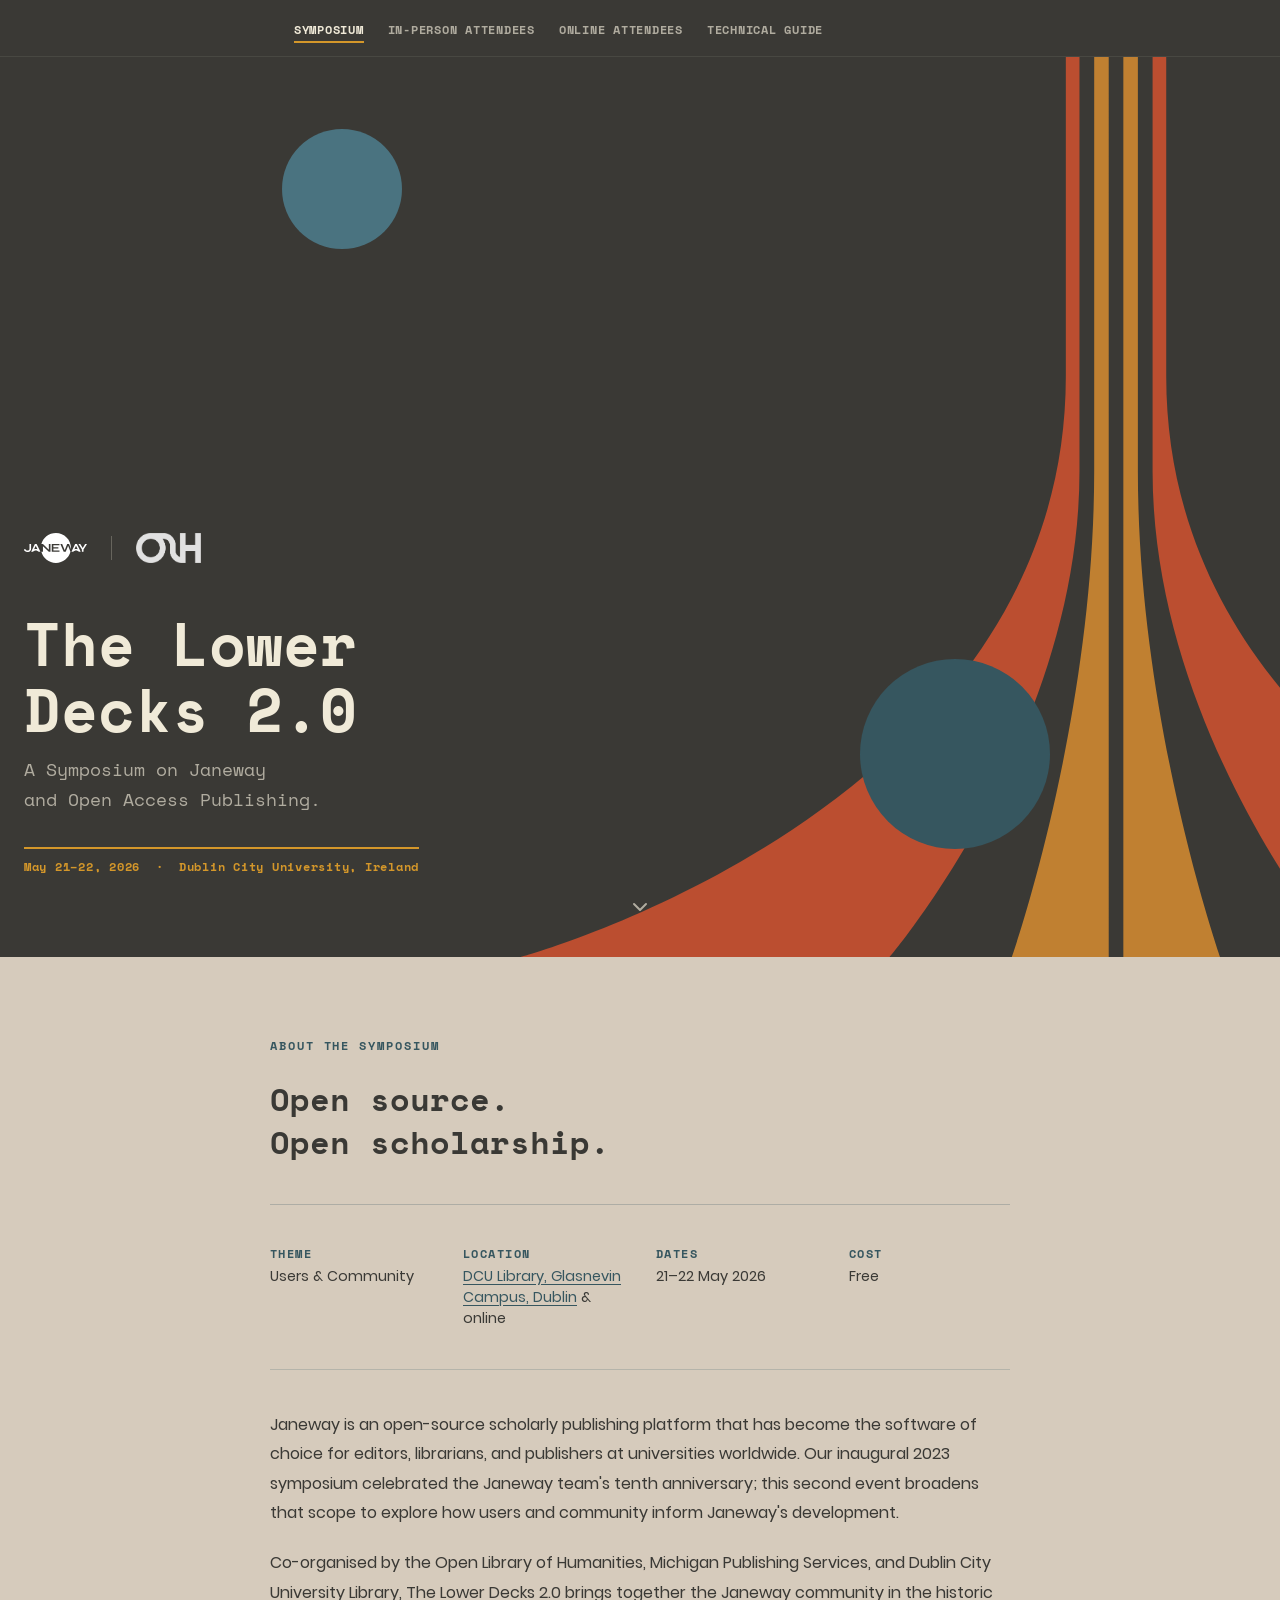
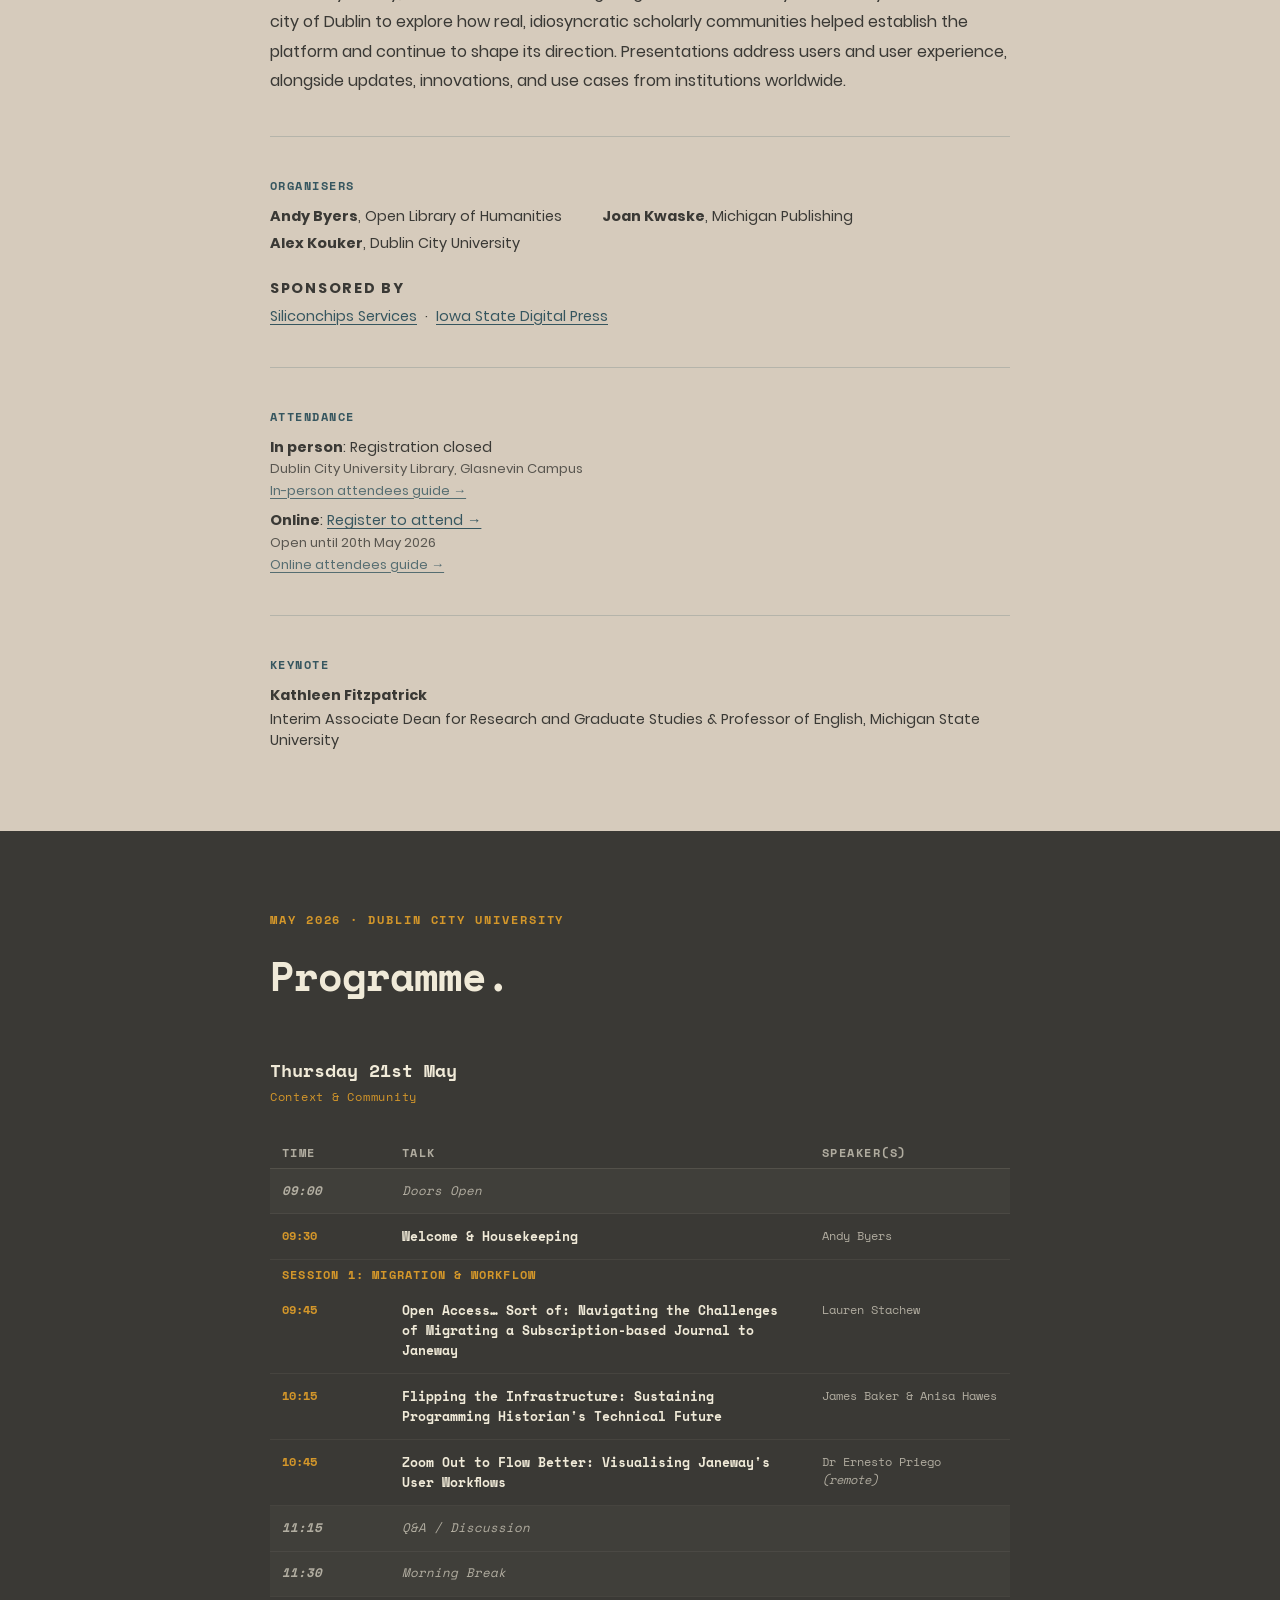
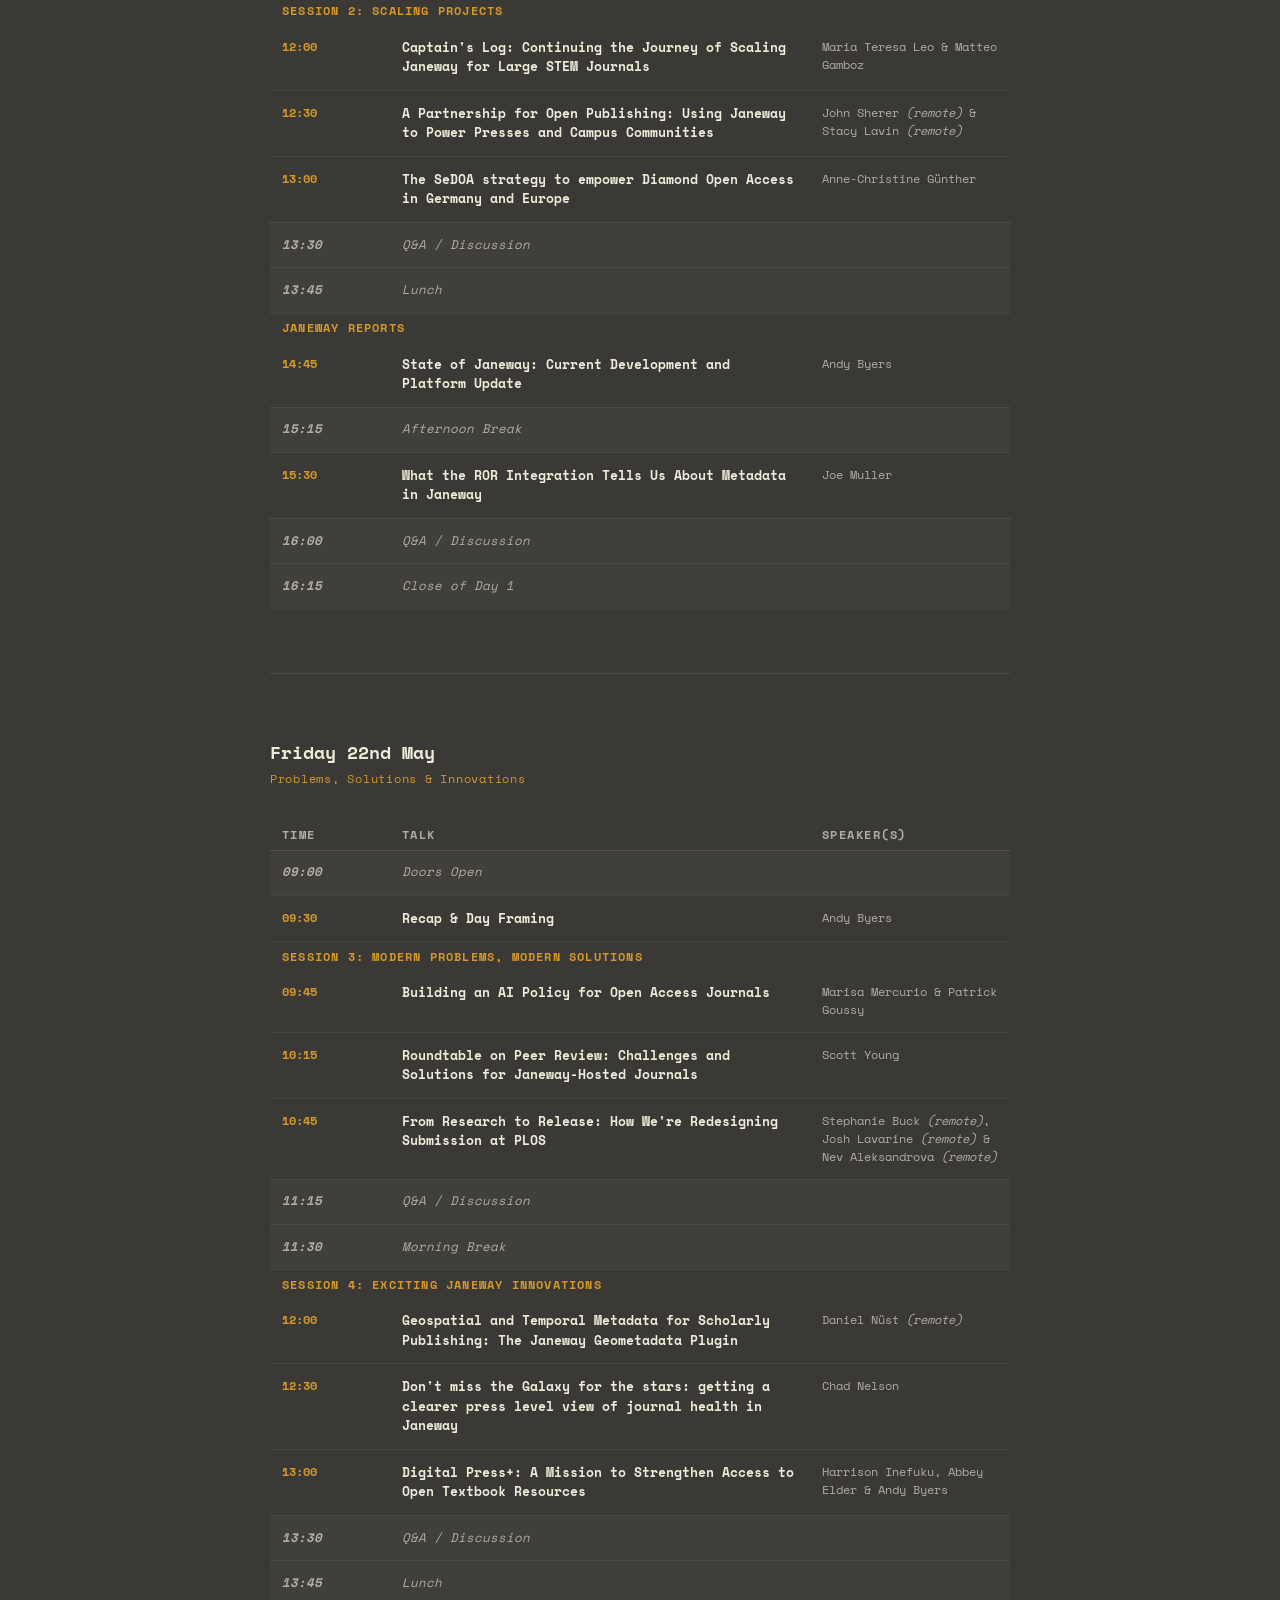
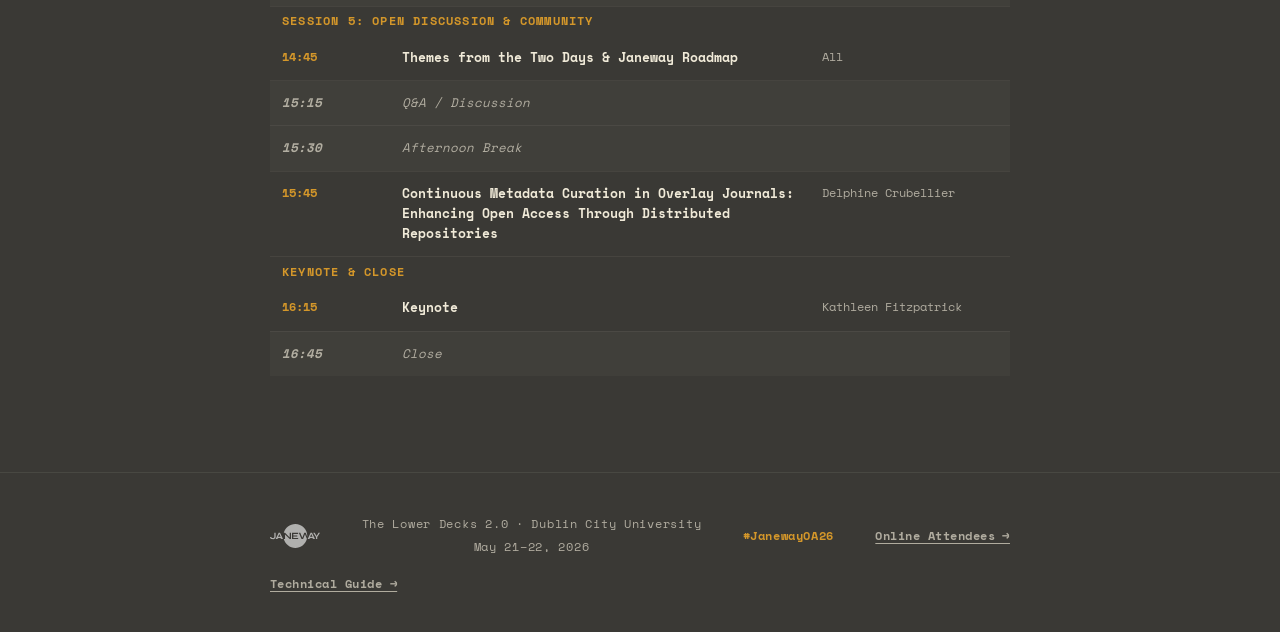
<file: index.html>
<!DOCTYPE html>
<html lang="en">
<head>
  <meta charset="UTF-8">
  <meta name="viewport" content="width=device-width, initial-scale=1.0">
  <title>The Lower Decks 2.0: A Symposium on Janeway and Open Access Publishing</title>
  <meta name="description" content="A two-day symposium on Janeway and Open Access Publishing at Dublin City University, May 21–22 2026.">
  <link rel="stylesheet" href="static/style.css">
</head>
<body>

<a href="#main" class="skip">Skip to main content</a>

<nav class="site-nav" aria-label="Site">
  <ul class="site-nav-inner">
    <li><a href="index.html" aria-current="page">Symposium</a></li>
    <li><a href="in-person-attendees.html">In-Person Attendees</a></li>
    <li><a href="online-attendees.html">Online Attendees</a></li>
    <li><a href="technical-guide.html">Technical Guide</a></li>
  </ul>
</nav>

<main id="main">

  <section class="hero" aria-labelledby="hero-title">

    <div class="hero-bg" aria-hidden="true">
      <img class="road" src="static/rainbow-road.svg" alt="">
      <div class="c1"></div>
      <div class="c2"></div>
    </div>

    <div class="hero-content">
      <div class="hero-logos">
        <img src="static/Janeway_RGB Logo - White.svg" alt="Janeway">
        <div class="hero-logos-sep" aria-hidden="true"></div>
        <img src="static/OLH_RGB Symbol - White.png" alt="Open Library of Humanities" class="hero-olh-logo">
      </div>
      <h1 id="hero-title">The Lower<br>Decks 2.0</h1>
      <p class="hero-sub">
        A Symposium on Janeway<br>
        and Open Access Publishing.
      </p>
      <p class="hero-date">
        May 21–22, 2026 &nbsp;·&nbsp; Dublin City University, Ireland
      </p>
    </div>
    <a href="#about" class="scroll-down" aria-label="Scroll down">
      <svg width="24" height="24" viewBox="0 0 24 24" fill="none" aria-hidden="true">
        <path d="M6 9l6 6 6-6" stroke="currentColor" stroke-width="2" stroke-linecap="round" stroke-linejoin="round"/>
      </svg>
    </a>
  </section>

  <section id="about" class="about" aria-labelledby="about-title">
    <div class="about-inner">
      <p class="section-label" aria-hidden="true">About the symposium</p>
      <h2 id="about-title" class="about-lede">
        Open source.<br>Open scholarship.
      </h2>

      <dl class="about-meta">
        <div class="about-meta-item">
          <dt>Theme</dt>
          <dd>Users &amp; Community</dd>
        </div>
        <div class="about-meta-item">
          <dt>Location</dt>
          <dd><a href="https://maps.app.goo.gl/iTMjwrUuxVxLgYqVA" target="_blank" rel="noopener noreferrer">DCU Library, Glasnevin Campus, Dublin</a> &amp; online</dd>
        </div>
        <div class="about-meta-item">
          <dt>Dates</dt>
          <dd>21–22 May 2026</dd>
        </div>
        <div class="about-meta-item">
          <dt>Cost</dt>
          <dd>Free</dd>
        </div>
      </dl>

      <div class="about-body">
        <p>Janeway is an open-source scholarly publishing platform that has become the software of choice for editors, librarians, and publishers at universities worldwide. Our inaugural 2023 symposium celebrated the Janeway team's tenth anniversary; this second event broadens that scope to explore how users and community inform Janeway's development.</p>
        <p>Co-organised by the Open Library of Humanities, Michigan Publishing Services, and Dublin City University Library, The Lower Decks 2.0 brings together the Janeway community in the historic city of Dublin to explore how real, idiosyncratic scholarly communities helped establish the platform and continue to shape its direction. Presentations address users and user experience, alongside updates, innovations, and use cases from institutions worldwide.</p>
      </div>

      <div class="about-organisers">
        <p class="about-organisers-label">Organisers</p>
        <ul>
          <li><strong>Andy Byers</strong>, Open Library of Humanities</li>
          <li><strong>Joan Kwaske</strong>, Michigan Publishing</li>
          <li><strong>Alex Kouker</strong>, Dublin City University</li>
        </ul>
      </div>

      <div class="about-sponsor">
        <p class="about-sponsor-label">Sponsored by</p>
        <p>
          <a href="https://www.siliconchips-services.com/" target="_blank" rel="noopener noreferrer">Siliconchips Services</a>
          &nbsp;·&nbsp;
          <a href="https://www.iastatedigitalpress.com/" target="_blank" rel="noopener noreferrer">Iowa State Digital Press</a>
        </p>
      </div>

      <div class="about-register">
        <p class="about-register-label">Attendance</p>
        <ul>
          <li>
            <strong>In person</strong>: Registration closed
            <span>Dublin City University Library, Glasnevin Campus</span>
            <span><a href="in-person-attendees.html">In-person attendees guide →</a></span>
          </li>
          <li>
            <strong>Online</strong>: <a href="https://forms.office.com/e/bLPrfwFKKk" target="_blank" rel="noopener noreferrer">Register to attend →</a>
            <span>Open until 20th May 2026</span>
            <span><a href="online-attendees.html">Online attendees guide →</a></span>
          </li>
        </ul>
      </div>

      <div class="about-keynote">
        <p class="about-keynote-label">Keynote</p>
        <p class="about-keynote-name">Kathleen Fitzpatrick</p>
        <p class="about-keynote-role">Interim Associate Dean for Research and Graduate Studies &amp; Professor of English, Michigan State University</p>
      </div>


    </div>
  </section>

<section id="programme" class="programme" aria-labelledby="prog-title">
    <div class="programme-inner">
      <p class="section-label">May 2026 · Dublin City University</p>
      <h2 id="prog-title">Programme.</h2>

      <div class="day">
        <h3>Thursday 21st May</h3>
        <p class="day-theme">Context &amp; Community</p>
        <div class="sched-scroll">
          <table class="sched" aria-label="Day 1 schedule">
            <colgroup>
              <col class="c-time">
              <col>
              <col class="c-speaker">
            </colgroup>
            <thead>
              <tr>
                <th scope="col">Time</th>
                <th scope="col">Talk</th>
                <th scope="col">Speaker(s)</th>
              </tr>
            </thead>
            <tbody>
              <tr class="gap">
                <td class="t">09:00</td>
                <td>Doors Open</td>
                <td></td>
              </tr>
              <tr>
                <td class="t">09:30</td>
                <td class="ev">Welcome &amp; Housekeeping</td>
                <td class="sp">Andy Byers</td>
              </tr>
              <tr class="session-hdr"><th scope="row" colspan="3">Session 1: Migration &amp; Workflow</th></tr>
              <tr>
                <td class="t">09:45</td>
                <td class="ev">Open Access… Sort of: Navigating the Challenges of Migrating a Subscription-based Journal to Janeway</td>
                <td class="sp">Lauren Stachew</td>
              </tr>
              <tr>
                <td class="t">10:15</td>
                <td class="ev">Flipping the Infrastructure: Sustaining Programming Historian's Technical Future</td>
                <td class="sp">James Baker &amp; Anisa Hawes</td>
              </tr>
              <tr>
                <td class="t">10:45</td>
                <td class="ev">Zoom Out to Flow Better: Visualising Janeway's User Workflows</td>
                <td class="sp">Dr Ernesto Priego <em aria-label="presenting remotely">(remote)</em></td>
              </tr>
              <tr class="gap">
                <td class="t">11:15</td>
                <td>Q&amp;A / Discussion</td>
                <td></td>
              </tr>
              <tr class="gap">
                <td class="t">11:30</td>
                <td>Morning Break</td>
                <td></td>
              </tr>
              <tr class="session-hdr"><th scope="row" colspan="3">Session 2: Scaling Projects</th></tr>
              <tr>
                <td class="t">12:00</td>
                <td class="ev">Captain's Log: Continuing the Journey of Scaling Janeway for Large STEM Journals</td>
                <td class="sp">Maria Teresa Leo &amp; Matteo Gamboz</td>
              </tr>
              <tr>
                <td class="t">12:30</td>
                <td class="ev">A Partnership for Open Publishing: Using Janeway to Power Presses and Campus Communities</td>
                <td class="sp">John Sherer <em aria-label="presenting remotely">(remote)</em> &amp; Stacy Lavin <em aria-label="presenting remotely">(remote)</em></td>
              </tr>
              <tr>
                <td class="t">13:00</td>
                <td class="ev">The SeDOA strategy to empower Diamond Open Access in Germany and Europe</td>
                <td class="sp">Anne-Christine Günther</td>
              </tr>
              <tr class="gap">
                <td class="t">13:30</td>
                <td>Q&amp;A / Discussion</td>
                <td></td>
              </tr>
              <tr class="gap">
                <td class="t">13:45</td>
                <td>Lunch</td>
                <td></td>
              </tr>
              <tr class="session-hdr"><th scope="row" colspan="3">Janeway Reports</th></tr>
              <tr>
                <td class="t">14:45</td>
                <td class="ev">State of Janeway: Current Development and Platform Update</td>
                <td class="sp">Andy Byers</td>
              </tr>
              <tr class="gap">
                <td class="t">15:15</td>
                <td>Afternoon Break</td>
                <td></td>
              </tr>
              <tr>
                <td class="t">15:30</td>
                <td class="ev">What the ROR Integration Tells Us About Metadata in Janeway</td>
                <td class="sp">Joe Muller</td>
              </tr>
              <tr class="gap">
                <td class="t">16:00</td>
                <td>Q&amp;A / Discussion</td>
                <td></td>
              </tr>
              <tr class="gap">
                <td class="t">16:15</td>
                <td>Close of Day 1</td>
                <td></td>
              </tr>
            </tbody>
          </table>
        </div>
      </div>

      <div class="day">
        <h3>Friday 22nd May</h3>
        <p class="day-theme">Problems, Solutions &amp; Innovations</p>
        <div class="sched-scroll">
          <table class="sched" aria-label="Day 2 schedule">
            <colgroup>
              <col class="c-time">
              <col>
              <col class="c-speaker">
            </colgroup>
            <thead>
              <tr>
                <th scope="col">Time</th>
                <th scope="col">Talk</th>
                <th scope="col">Speaker(s)</th>
              </tr>
            </thead>
            <tbody>
              <tr class="gap">
                <td class="t">09:00</td>
                <td>Doors Open</td>
                <td></td>
              </tr>
              <tr>
                <td class="t">09:30</td>
                <td class="ev">Recap &amp; Day Framing</td>
                <td class="sp">Andy Byers</td>
              </tr>
              <tr class="session-hdr"><th scope="row" colspan="3">Session 3: Modern Problems, Modern Solutions</th></tr>
              <tr>
                <td class="t">09:45</td>
                <td class="ev">Building an AI Policy for Open Access Journals</td>
                <td class="sp">Marisa Mercurio &amp; Patrick Goussy</td>
              </tr>
              <tr>
                <td class="t">10:15</td>
                <td class="ev">Roundtable on Peer Review: Challenges and Solutions for Janeway-Hosted Journals</td>
                <td class="sp">Scott Young</td>
              </tr>
              <tr>
                <td class="t">10:45</td>
                <td class="ev">From Research to Release: How We're Redesigning Submission at PLOS</td>
                <td class="sp">Stephanie Buck <em aria-label="presenting remotely">(remote)</em>, Josh Lavarine <em aria-label="presenting remotely">(remote)</em> &amp; Nev Aleksandrova <em aria-label="presenting remotely">(remote)</em></td>
              </tr>
              <tr class="gap">
                <td class="t">11:15</td>
                <td>Q&amp;A / Discussion</td>
                <td></td>
              </tr>
              <tr class="gap">
                <td class="t">11:30</td>
                <td>Morning Break</td>
                <td></td>
              </tr>
              <tr class="session-hdr"><th scope="row" colspan="3">Session 4: Exciting Janeway Innovations</th></tr>
              <tr>
                <td class="t">12:00</td>
                <td class="ev">Geospatial and Temporal Metadata for Scholarly Publishing: The Janeway Geometadata Plugin</td>
                <td class="sp">Daniel Nüst <em aria-label="presenting remotely">(remote)</em></td>
              </tr>
              <tr>
                <td class="t">12:30</td>
                <td class="ev">Don't miss the Galaxy for the stars: getting a clearer press level view of journal health in Janeway</td>
                <td class="sp">Chad Nelson</td>
              </tr>
              <tr>
                <td class="t">13:00</td>
                <td class="ev">Digital Press+: A Mission to Strengthen Access to Open Textbook Resources</td>
                <td class="sp">Harrison Inefuku, Abbey Elder &amp; Andy Byers</td>
              </tr>
              <tr class="gap">
                <td class="t">13:30</td>
                <td>Q&amp;A / Discussion</td>
                <td></td>
              </tr>
              <tr class="gap">
                <td class="t">13:45</td>
                <td>Lunch</td>
                <td></td>
              </tr>
              <tr class="session-hdr"><th scope="row" colspan="3">Session 5: Open Discussion &amp; Community</th></tr>
              <tr>
                <td class="t">14:45</td>
                <td class="ev">Themes from the Two Days &amp; Janeway Roadmap</td>
                <td class="sp">All</td>
              </tr>
              <tr class="gap">
                <td class="t">15:15</td>
                <td>Q&amp;A / Discussion</td>
                <td></td>
              </tr>
              <tr class="gap">
                <td class="t">15:30</td>
                <td>Afternoon Break</td>
                <td></td>
              </tr>
              <tr>
                <td class="t">15:45</td>
                <td class="ev">Continuous Metadata Curation in Overlay Journals: Enhancing Open Access Through Distributed Repositories</td>
                <td class="sp">Delphine Crubellier</td>
              </tr>
              <tr class="session-hdr"><th scope="row" colspan="3">Keynote &amp; Close</th></tr>
              <tr>
                <td class="t">16:15</td>
                <td class="ev">Keynote</td>
                <td class="sp">Kathleen Fitzpatrick</td>
              </tr>
              <tr class="gap">
                <td class="t">16:45</td>
                <td>Close</td>
                <td></td>
              </tr>
            </tbody>
          </table>
        </div>
      </div>

    </div>
  </section>

</main>

<footer class="footer">
  <div class="footer-inner">
    <img src="static/Janeway_RGB Logo - White.svg" alt="Janeway">
    <div class="footer-info">
      The Lower Decks 2.0 · Dublin City University<br>May 21–22, 2026
    </div>
    <div class="footer-tag">#JanewayOA26</div>
    <a href="online-attendees.html" class="footer-guide">Online Attendees →</a>
    <a href="technical-guide.html" class="footer-guide">Technical Guide →</a>
  </div>
</footer>

</body>
</html>
</file>
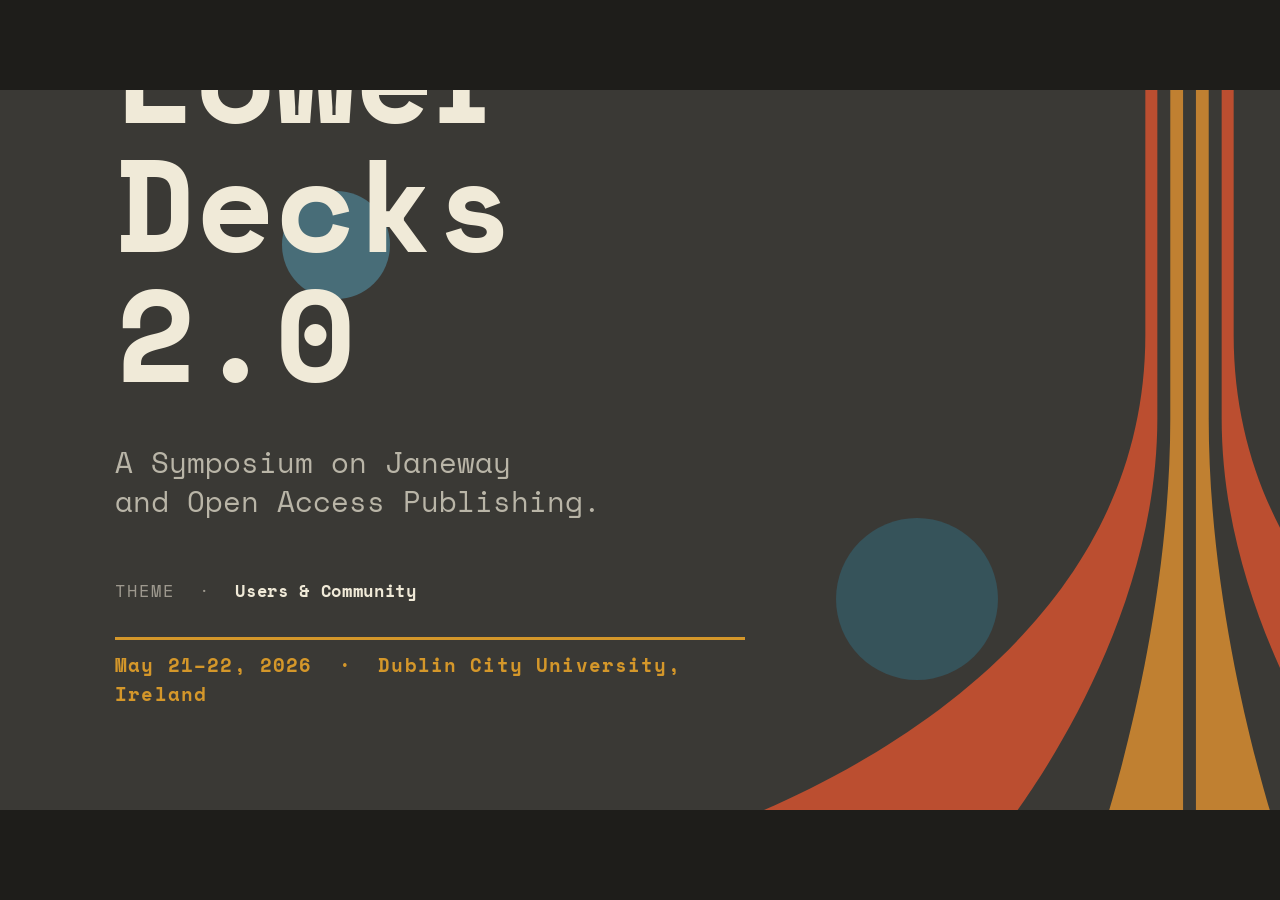
<file: holding-slides.html>
<!DOCTYPE html>
<html lang="en">
<head>
  <meta charset="UTF-8">
  <meta name="viewport" content="width=device-width, initial-scale=1.0">
  <title>The Lower Decks 2.0: Holding Slides</title>
  <link rel="stylesheet" href="static/style.css">
  <style>
    /* ─── Slideshow chrome ───────────────────────────────── */
    html, body {
      width: 100%;
      height: 100%;
      margin: 0;
      padding: 0;
      overflow: hidden;
      background: #1e1d1a;
    }
    body {
      display: flex;
      align-items: center;
      justify-content: center;
    }

    .deck {
      position: relative;
      width: 100vw;
      height: 100vh;
    }

    /* Each slide is a 16:9 canvas that scales to fit the viewport
       while preserving aspect ratio. Design tokens reference 1920x1080. */
    .slide {
      position: absolute;
      inset: 0;
      display: none;
      align-items: center;
      justify-content: center;
      overflow: hidden;
    }
    .slide.is-active { display: flex; }

    .slide-frame {
      position: relative;
      width: 100vw;
      height: 56.25vw;          /* 16:9 by width */
      max-height: 100vh;
      max-width: 177.78vh;      /* 16:9 by height */
      overflow: hidden;
      background: var(--dark);
      /* Use vmin so type and spacing scale together */
      font-size: clamp(12px, 1.3vmin, 24px);
    }

    /* ── Slide 1: Hero (holding) ── */
    .slide-hero {
      position: relative;
      width: 100%;
      height: 100%;
      padding: 8% 9%;
      display: flex;
      flex-direction: column;
      justify-content: flex-end;
      color: var(--white);
      overflow: hidden;
    }

    .slide-hero-bg {
      position: absolute;
      inset: 0;
      pointer-events: none;
    }
    .slide-hero-bg .road {
      position: absolute;
      top: -5%;
      left: 52%;
      height: 110%;
      width: auto;
    }
    .slide-hero-bg .c1 {
      position: absolute;
      width: 12vmin;
      height: 12vmin;
      border-radius: 50%;
      background: var(--teal-md, #4a7380);
      top: 14%;
      left: 22%;
      opacity: .9;
    }
    .slide-hero-bg .c2 {
      position: absolute;
      width: 18vmin;
      height: 18vmin;
      border-radius: 50%;
      background: var(--teal, #36565f);
      bottom: 18%;
      right: 22%;
      opacity: .9;
    }

    .slide-hero-content {
      position: relative;
      z-index: 2;
      max-width: 60%;
    }

    .slide-logos {
      display: flex;
      align-items: center;
      gap: 2.4em;
      margin-bottom: 5em;
    }
    .slide-logos img { height: 4.6em; }
    .slide-logos-sep {
      width: 1px;
      height: 3.6em;
      background: rgba(240,234,216,.25);
    }

    .slide-title {
      font-family: 'Space Mono', monospace;
      font-weight: 700;
      font-size: 11em;
      line-height: .98;
      letter-spacing: -.01em;
      color: var(--white);
      margin: 0 0 .35em 0;
    }
    .slide-sub {
      font-family: 'Space Mono', monospace;
      font-size: 2.4em;
      line-height: 1.35;
      color: rgba(240,234,216,.7);
      margin: 0 0 2em 0;
    }
    .slide-date {
      font-family: 'Space Mono', monospace;
      font-size: 1.6em;
      font-weight: 700;
      letter-spacing: .06em;
      color: var(--gold);
      border-top: 3px solid var(--gold);
      padding-top: .5em;
      display: inline-block;
    }

    /* ── Slide 2: Sponsors ── */
    .slide-sponsors {
      position: relative;
      width: 100%;
      height: 100%;
      padding: 6% 9% 8%;
      display: flex;
      flex-direction: column;
      color: var(--white);
      background: var(--dark);
    }

    .slide-sponsors-head {
      display: flex;
      align-items: center;
      gap: 2.4em;
      margin-bottom: 0;
    }
    .slide-sponsors-head img { height: 3.6em; }
    .slide-sponsors-head .slide-logos-sep { height: 2.8em; }
    .slide-sponsors-event {
      font-family: 'Space Mono', monospace;
      font-size: 1.4em;
      letter-spacing: .12em;
      text-transform: uppercase;
      color: rgba(240,234,216,.55);
      margin-left: auto;
    }

    .slide-sponsors-body {
      flex: 1;
      display: flex;
      flex-direction: column;
      align-items: center;
      justify-content: center;
      text-align: center;
      gap: 3em;
    }
    .slide-sponsors-block {
      display: flex;
      flex-direction: column;
      align-items: center;
      gap: 1.5em;
    }

    .slide-sponsors-label {
      font-family: 'Space Mono', monospace;
      font-size: 1.6em;
      font-weight: 700;
      letter-spacing: .2em;
      text-transform: uppercase;
      color: var(--gold);
      border-top: 3px solid var(--gold);
      padding-top: .5em;
      display: inline-block;
      margin: 0;
    }

    .slide-sponsors-grid {
      display: grid;
      grid-template-columns: 1fr 1fr;
      gap: 8em;
      width: 90%;
      align-items: center;
      justify-items: center;
    }
    .slide-sponsor {
      display: flex;
      flex-direction: column;
      align-items: center;
      gap: 1.6em;
      color: var(--white);
    }
    .slide-sponsor img {
      width: 100%;
      max-width: 34em;
      max-height: 14em;
      height: auto;
      object-fit: contain;
    }
    .slide-sponsor-fallback {
      font-family: 'Space Mono', monospace;
      font-size: 3.4em;
      font-weight: 700;
      line-height: 1.15;
      letter-spacing: .02em;
      color: var(--white);
    }
    .slide-sponsor-fallback small {
      display: block;
      font-size: .35em;
      font-weight: 400;
      letter-spacing: .2em;
      text-transform: uppercase;
      color: rgba(240,234,216,.45);
      margin-top: 1em;
    }

    .slide-sponsors-foot {
      font-family: 'Space Mono', monospace;
      font-size: 1.4em;
      letter-spacing: .08em;
      color: rgba(240,234,216,.55);
      text-align: center;
    }
    .slide-sponsors-foot strong {
      color: var(--gold);
      font-weight: 700;
    }

    /* ── Slide 3: Housekeeping + Discord ── */
    .slide-housekeeping {
      position: relative;
      width: 100%;
      height: 100%;
      padding: 6% 9% 8%;
      display: flex;
      flex-direction: column;
      color: var(--white);
      background: var(--dark);
    }
    .slide-hk-body {
      flex: 1;
      display: grid;
      grid-template-columns: 1fr 1fr;
      gap: 8em;
      align-items: center;
      padding: 2em 0;
    }
    .slide-hk-discord {
      display: flex;
      flex-direction: column;
      align-items: flex-start;
    }
    .slide-hk-discord .slide-sponsors-label { margin-bottom: 1em; }
    .slide-hk-url {
      font-family: 'Space Mono', monospace;
      font-size: 3.2em;
      font-weight: 700;
      line-height: 1.05;
      color: var(--white);
      margin: 0 0 .8em 0;
      white-space: nowrap;
    }
    .slide-hk-qr {
      background: var(--white);
      padding: 1em;
      border-radius: 4px;
      display: inline-flex;
    }
    .slide-hk-qr img {
      width: 14em;
      height: 14em;
      display: block;
    }
    .slide-hk-url-sub {
      font-family: 'Space Mono', monospace;
      font-size: 1.4em;
      letter-spacing: .04em;
      color: rgba(240,234,216,.6);
      margin: 1em 0 0 0;
    }
    .slide-hk-url-sub strong {
      color: var(--gold);
      font-weight: 700;
    }
    .slide-hk-info {
      display: flex;
      flex-direction: column;
      align-items: flex-start;
    }
    .slide-hk-info .slide-sponsors-label { margin-bottom: 1.5em; }
    .slide-hk-list {
      list-style: none;
      padding: 0;
      margin: 0;
      display: flex;
      flex-direction: column;
      gap: 1.6em;
    }
    .slide-hk-list li {
      font-family: 'Space Mono', monospace;
      font-size: 1.8em;
      line-height: 1.3;
    }
    .slide-hk-list strong {
      color: var(--white);
      font-weight: 700;
    }
    .slide-hk-list span {
      color: rgba(240,234,216,.6);
      font-size: .85em;
    }
    .hk-tag {
      color: var(--gold) !important;
      font-weight: 700;
    }

    /* ── Slides 4 & 5: Day programmes ── */
    .slide-programme {
      position: relative;
      width: 100%;
      height: 100%;
      padding: 6% 9% 8%;
      display: flex;
      flex-direction: column;
      color: var(--white);
      background: var(--dark);
    }
    .slide-prog-body {
      flex: 1;
      display: flex;
      flex-direction: column;
      justify-content: center;
      gap: 2.5em;
    }
    .slide-prog-head {
      display: flex;
      flex-direction: column;
      align-items: flex-start;
      gap: 1em;
    }
    .slide-prog-title {
      font-family: 'Space Mono', monospace;
      font-size: 5em;
      font-weight: 700;
      line-height: 1.05;
      color: var(--white);
      margin: 0;
    }
    .slide-prog-list {
      list-style: none;
      padding: 0;
      margin: 0;
      display: grid;
      grid-template-columns: 1fr 1fr;
      column-gap: 4em;
      row-gap: 1em;
    }
    .slide-prog-list li {
      display: flex;
      align-items: baseline;
      gap: 1.6em;
      font-family: 'Space Mono', monospace;
      font-size: 1.6em;
      line-height: 1.2;
      padding: .4em 0;
      border-top: 1px solid rgba(240,234,216,.08);
    }
    .slide-prog-list .t {
      color: var(--gold);
      font-weight: 700;
      letter-spacing: .04em;
      flex: 0 0 auto;
      min-width: 4em;
    }
    .slide-prog-list .e {
      color: rgba(240,234,216,.85);
    }
    .slide-prog-list .slide-prog-keynote,
    .slide-prog-list .slide-prog-social {
      border-top: 2px solid var(--gold);
      padding-top: .6em;
    }
    .slide-prog-list .slide-prog-keynote .e,
    .slide-prog-list .slide-prog-social .e {
      color: var(--white);
      font-weight: 700;
    }

    /* ── Slide 1: Theme tag ── */
    .slide-theme {
      font-family: 'Space Mono', monospace;
      font-size: 1.4em;
      letter-spacing: .12em;
      text-transform: uppercase;
      color: rgba(240,234,216,.55);
      margin: 0 0 2em 0;
    }
    .slide-theme strong {
      color: var(--white);
      font-weight: 700;
      letter-spacing: .04em;
      text-transform: none;
    }

    /* ── Slide 2: Co-organisers block ── */
    .slide-coorg-block {
      display: flex;
      flex-direction: column;
      align-items: center;
      gap: 1em;
      margin: 0;
    }
    .slide-coorg-list {
      display: flex;
      flex-wrap: wrap;
      align-items: baseline;
      justify-content: center;
      gap: 1.2em;
      font-family: 'Space Mono', monospace;
      font-size: 2em;
      font-weight: 700;
      line-height: 1.25;
      color: var(--white);
      text-align: center;
    }
    .slide-coorg-sep {
      color: var(--gold);
      font-weight: 400;
    }

    /* ── Slide 6: T-Shirt Contest ── */
    .slide-contest {
      position: relative;
      width: 100%;
      height: 100%;
      padding: 6% 9% 8%;
      display: flex;
      flex-direction: column;
      color: var(--white);
      background: var(--dark);
    }
    .slide-contest-body {
      flex: 1;
      display: flex;
      flex-direction: column;
      justify-content: center;
      align-items: flex-start;
      gap: 1.2em;
    }
    .slide-contest-title {
      font-family: 'Space Mono', monospace;
      font-size: 5.6em;
      font-weight: 700;
      line-height: 1;
      color: var(--white);
      margin: 0;
    }
    .slide-contest-lede {
      font-family: 'Space Mono', monospace;
      font-size: 1.8em;
      line-height: 1.4;
      color: rgba(240,234,216,.7);
      margin: 0 0 1.5em 0;
    }
    .slide-contest-cats {
      display: grid;
      grid-template-columns: 1fr 1fr;
      gap: 4em;
      width: 100%;
    }
    .slide-contest-cat {
      border-top: 2px solid var(--gold);
      padding-top: 1.2em;
    }
    .slide-contest-cat-title {
      font-family: 'Space Mono', monospace;
      font-size: 2em;
      font-weight: 700;
      color: var(--white);
      margin: 0 0 .6em 0;
      line-height: 1.2;
    }
    .slide-contest-cat-desc {
      font-family: 'Space Mono', monospace;
      font-size: 1.4em;
      line-height: 1.5;
      color: rgba(240,234,216,.65);
      margin: 0;
    }

    /* ── Slide controls ── */
    .slide-controls {
      position: fixed;
      bottom: 1.2rem;
      right: 1.2rem;
      display: flex;
      align-items: center;
      gap: .75rem;
      font-family: 'Space Mono', monospace;
      font-size: .8rem;
      color: rgba(240,234,216,.55);
      z-index: 50;
      opacity: 0;
      transition: opacity .25s ease;
    }
    .deck:hover .slide-controls,
    .slide-controls:focus-within { opacity: 1; }
    .slide-controls button {
      background: rgba(240,234,216,.08);
      color: var(--white);
      border: 1px solid rgba(240,234,216,.2);
      font: inherit;
      padding: .4rem .7rem;
      cursor: pointer;
      border-radius: 2px;
    }
    .slide-controls button:hover { background: rgba(240,234,216,.16); }
    .slide-counter {
      letter-spacing: .12em;
      text-transform: uppercase;
    }
  </style>
</head>
<body>

<div class="deck" id="deck">

  <!-- ─── Slide 1: Holding (hero) ─────────────────────────── -->
  <section class="slide is-active" data-slide="1" aria-label="Holding slide">
    <div class="slide-frame">
      <div class="slide-hero">
        <div class="slide-hero-bg" aria-hidden="true">
          <img class="road" src="static/rainbow-road.svg" alt="">
          <div class="c1"></div>
          <div class="c2"></div>
        </div>
        <div class="slide-hero-content">
          <div class="slide-logos">
            <img src="static/Janeway_RGB Logo - White.svg" alt="Janeway">
            <div class="slide-logos-sep" aria-hidden="true"></div>
            <img src="static/OLH_RGB Symbol - White.png" alt="Open Library of Humanities">
          </div>
          <h1 class="slide-title">The Lower<br>Decks 2.0</h1>
          <p class="slide-sub">
            A Symposium on Janeway<br>
            and Open Access Publishing.
          </p>
          <p class="slide-theme">Theme &nbsp;·&nbsp; <strong>Users &amp; Community</strong></p>
          <p class="slide-date">
            May 21–22, 2026 &nbsp;·&nbsp; Dublin City University, Ireland
          </p>
        </div>
      </div>
    </div>
  </section>

  <!-- ─── Slide 2: Sponsors ──────────────────────────────── -->
  <section class="slide" data-slide="2" aria-label="Sponsors slide">
    <div class="slide-frame">
      <div class="slide-sponsors">
        <div class="slide-sponsors-head">
          <img src="static/Janeway_RGB Logo - White.svg" alt="Janeway">
          <div class="slide-logos-sep" aria-hidden="true"></div>
          <img src="static/OLH_RGB Symbol - White.png" alt="Open Library of Humanities">
          <span class="slide-sponsors-event">The Lower Decks 2.0 &nbsp;·&nbsp; May 21–22, 2026</span>
        </div>

        <div class="slide-sponsors-body">
          <div class="slide-sponsors-block">
            <span class="slide-sponsors-label">Sponsored by</span>
            <div class="slide-sponsors-grid">
              <div class="slide-sponsor">
                <!-- If logo is missing, the fallback wordmark renders. -->
                <img src="static/siliconchips-services-logo.png" alt="Siliconchips Services"
                     onerror="this.style.display='none';this.nextElementSibling.style.display='block'">
                <div class="slide-sponsor-fallback" style="display:none">
                  Siliconchips<br>Services
                  <small>siliconchips-services.com</small>
                </div>
              </div>
              <div class="slide-sponsor">
                <img src="static/iastate-digital-press-logo.svg" alt="Iowa State Digital Press"
                     onerror="this.style.display='none';this.nextElementSibling.style.display='block'">
                <div class="slide-sponsor-fallback" style="display:none">
                  Iowa State<br>Digital Press
                  <small>iastatedigitalpress.com</small>
                </div>
              </div>
            </div>
          </div>

          <div class="slide-coorg-block">
            <span class="slide-sponsors-label">Co-organised by</span>
            <div class="slide-coorg-list">
              <span>Open Library of Humanities</span>
              <span class="slide-coorg-sep" aria-hidden="true">·</span>
              <span>Michigan Publishing Services</span>
              <span class="slide-coorg-sep" aria-hidden="true">·</span>
              <span>Dublin City University Library</span>
            </div>
          </div>
        </div>

        <p class="slide-sponsors-foot">
          With thanks to our sponsors &nbsp;·&nbsp; <strong>#JanewayOA26</strong>
        </p>
      </div>
    </div>
  </section>

  <!-- ─── Slide 3: Discord + Housekeeping ────────────────── -->
  <section class="slide" data-slide="3" aria-label="Discord and housekeeping slide">
    <div class="slide-frame">
      <div class="slide-housekeeping">
        <div class="slide-sponsors-head">
          <img src="static/Janeway_RGB Logo - White.svg" alt="Janeway">
          <div class="slide-logos-sep" aria-hidden="true"></div>
          <img src="static/OLH_RGB Symbol - White.png" alt="Open Library of Humanities">
          <span class="slide-sponsors-event">The Lower Decks 2.0 &nbsp;·&nbsp; May 21–22, 2026</span>
        </div>

        <div class="slide-hk-body">
          <div class="slide-hk-discord">
            <span class="slide-sponsors-label">Join us on Discord</span>
            <p class="slide-hk-url">discord.gg/jkYPfj6q6N</p>
            <div class="slide-hk-qr">
              <img src="static/discord-qr.svg" alt="QR code for the Lower Decks Discord">
            </div>
            <p class="slide-hk-url-sub">Scan to join &nbsp;·&nbsp; questions in <strong>#panels</strong><br>Breakout chats at lunch in the <strong>Tavern</strong> voice channel</p>
          </div>

          <div class="slide-hk-info">
            <span class="slide-sponsors-label">A few notes</span>
            <ul class="slide-hk-list">
              <li><strong>Lunch at 13:45</strong><br><span>served in the Information Commons</span></li>
              <li><strong>Sessions are recorded</strong><br><span>speak to Andy or Joan to opt out</span></li>
              <li><strong>Photography</strong><br><span>by Lauren Stachew for OLH social</span></li>
              <li><strong>Share the day</strong><br><span>tag posts with <span class="hk-tag">#JanewayOA26</span></span></li>
            </ul>
          </div>
        </div>

        <p class="slide-sponsors-foot">
          Welcome to The Lower Decks 2.0 &nbsp;·&nbsp; <strong>#JanewayOA26</strong>
        </p>
      </div>
    </div>
  </section>

  <!-- ─── Slide 4: Day 1 programme ───────────────────────── -->
  <section class="slide" data-slide="4" aria-label="Day 1 programme">
    <div class="slide-frame">
      <div class="slide-programme">
        <div class="slide-sponsors-head">
          <img src="static/Janeway_RGB Logo - White.svg" alt="Janeway">
          <div class="slide-logos-sep" aria-hidden="true"></div>
          <img src="static/OLH_RGB Symbol - White.png" alt="Open Library of Humanities">
          <span class="slide-sponsors-event">The Lower Decks 2.0 &nbsp;·&nbsp; May 21–22, 2026</span>
        </div>

        <div class="slide-prog-body">
          <div class="slide-prog-head">
            <span class="slide-sponsors-label">Day 1 &nbsp;·&nbsp; Thursday 21 May</span>
            <h2 class="slide-prog-title">Context &amp; Community.</h2>
          </div>
          <ul class="slide-prog-list">
            <li><span class="t">09:00</span><span class="e">Doors Open</span></li>
            <li><span class="t">09:30</span><span class="e">Welcome &amp; Housekeeping</span></li>
            <li><span class="t">09:45</span><span class="e">Session 1 &nbsp;·&nbsp; Migration &amp; Workflow</span></li>
            <li><span class="t">12:00</span><span class="e">Session 2 &nbsp;·&nbsp; Scaling Projects</span></li>
            <li><span class="t">13:45</span><span class="e">Lunch</span></li>
            <li><span class="t">14:45</span><span class="e">Janeway Reports &nbsp;·&nbsp; State of Janeway</span></li>
            <li><span class="t">15:30</span><span class="e">ROR Integration &amp; Metadata</span></li>
            <li><span class="t">16:15</span><span class="e">Close of Day 1</span></li>
            <li class="slide-prog-social"><span class="t">Evening</span><span class="e">Drinks &amp; food &nbsp;·&nbsp; Buswells Hotel Bar</span></li>
          </ul>
        </div>

        <p class="slide-sponsors-foot">
          Full programme at <strong>thelowerdecks.janeway.systems</strong>
        </p>
      </div>
    </div>
  </section>

  <!-- ─── Slide 5: Day 2 programme ───────────────────────── -->
  <section class="slide" data-slide="5" aria-label="Day 2 programme">
    <div class="slide-frame">
      <div class="slide-programme">
        <div class="slide-sponsors-head">
          <img src="static/Janeway_RGB Logo - White.svg" alt="Janeway">
          <div class="slide-logos-sep" aria-hidden="true"></div>
          <img src="static/OLH_RGB Symbol - White.png" alt="Open Library of Humanities">
          <span class="slide-sponsors-event">The Lower Decks 2.0 &nbsp;·&nbsp; May 21–22, 2026</span>
        </div>

        <div class="slide-prog-body">
          <div class="slide-prog-head">
            <span class="slide-sponsors-label">Day 2 &nbsp;·&nbsp; Friday 22 May</span>
            <h2 class="slide-prog-title">Problems, Solutions &amp; Innovations.</h2>
          </div>
          <ul class="slide-prog-list">
            <li><span class="t">09:00</span><span class="e">Doors Open</span></li>
            <li><span class="t">09:30</span><span class="e">Recap &amp; Day Framing</span></li>
            <li><span class="t">09:45</span><span class="e">Session 3 &nbsp;·&nbsp; Modern Problems, Modern Solutions</span></li>
            <li><span class="t">12:00</span><span class="e">Session 4 &nbsp;·&nbsp; Exciting Janeway Innovations</span></li>
            <li><span class="t">13:45</span><span class="e">Lunch</span></li>
            <li><span class="t">14:45</span><span class="e">Session 5 &nbsp;·&nbsp; Open Discussion &amp; Community</span></li>
            <li class="slide-prog-keynote"><span class="t">16:15</span><span class="e">Keynote &nbsp;·&nbsp; Kathleen Fitzpatrick</span></li>
            <li><span class="t">16:45</span><span class="e">Close</span></li>
          </ul>
        </div>

        <p class="slide-sponsors-foot">
          Full programme at <strong>thelowerdecks.janeway.systems</strong>
        </p>
      </div>
    </div>
  </section>

  <!-- ─── Slide 6: T-Shirt Contest ───────────────────────── -->
  <section class="slide" data-slide="6" aria-label="T-Shirt Contest slide">
    <div class="slide-frame">
      <div class="slide-contest">
        <div class="slide-sponsors-head">
          <img src="static/Janeway_RGB Logo - White.svg" alt="Janeway">
          <div class="slide-logos-sep" aria-hidden="true"></div>
          <img src="static/OLH_RGB Symbol - White.png" alt="Open Library of Humanities">
          <span class="slide-sponsors-event">The Lower Decks 2.0 &nbsp;·&nbsp; May 21–22, 2026</span>
        </div>

        <div class="slide-contest-body">
          <span class="slide-sponsors-label">For our online attendees</span>
          <h2 class="slide-contest-title">Win a Janeway T-Shirt.</h2>
          <p class="slide-contest-lede">Two winners. Colour of your choice. Posted to you after the event.</p>

          <div class="slide-contest-cats">
            <div class="slide-contest-cat">
              <p class="slide-contest-cat-title">Most spirited Discord contributor</p>
              <p class="slide-contest-cat-desc">Bring the energy &nbsp;·&nbsp; pet photos, reaction gifs, and good banter all count.</p>
            </div>
            <div class="slide-contest-cat">
              <p class="slide-contest-cat-title">Best question-not-a-comment</p>
              <p class="slide-contest-cat-desc">For the sharpest, most thoughtful question put to a panel speaker.</p>
            </div>
          </div>
        </div>

        <p class="slide-sponsors-foot">
          Winners announced on Discord after Friday's keynote &nbsp;·&nbsp; <strong>#JanewayOA26</strong>
        </p>
      </div>
    </div>
  </section>

  <div class="slide-controls" aria-label="Slide controls">
    <button type="button" id="prev" aria-label="Previous slide">&larr;</button>
    <span class="slide-counter" id="counter">1 / 6</span>
    <button type="button" id="play" aria-label="Pause auto-cycle">Pause</button>
    <button type="button" id="next" aria-label="Next slide">&rarr;</button>
    <button type="button" id="fs" aria-label="Toggle fullscreen">Full</button>
  </div>

</div>

<script>
(function () {
  const slides = Array.from(document.querySelectorAll('.slide'));
  const counter = document.getElementById('counter');
  const playBtn = document.getElementById('play');
  const total = slides.length;
  const INTERVAL_MS = 8000;
  const STORAGE_KEY = 'tld20-holding-playing';
  let current = 0;
  let timer = null;
  let playing = (function () {
    try {
      const stored = localStorage.getItem(STORAGE_KEY);
      if (stored === 'false') return false;
      if (stored === 'true') return true;
    } catch (e) {}
    return true;
  })();

  function show(i) {
    current = (i + total) % total;
    slides.forEach((s, idx) => s.classList.toggle('is-active', idx === current));
    counter.textContent = (current + 1) + ' / ' + total;
    history.replaceState(null, '', '#' + (current + 1));
  }

  function startTimer() {
    stopTimer();
    if (playing) timer = setInterval(() => show(current + 1), INTERVAL_MS);
  }
  function stopTimer() {
    if (timer) { clearInterval(timer); timer = null; }
  }
  function restartTimer() {
    if (playing) startTimer();
  }
  function togglePlay() {
    playing = !playing;
    try { localStorage.setItem(STORAGE_KEY, String(playing)); } catch (e) {}
    playBtn.textContent = playing ? 'Pause' : 'Play';
    if (playing) startTimer(); else stopTimer();
  }

  const fromHash = parseInt((location.hash || '#1').slice(1), 10);
  if (!isNaN(fromHash) && fromHash >= 1 && fromHash <= total) {
    show(fromHash - 1);
  } else {
    show(0);
  }
  window.addEventListener('hashchange', () => {
    const n = parseInt(location.hash.slice(1), 10);
    if (!isNaN(n) && n >= 1 && n <= total) { show(n - 1); restartTimer(); }
  });

  document.getElementById('prev').addEventListener('click', () => { show(current - 1); restartTimer(); });
  document.getElementById('next').addEventListener('click', () => { show(current + 1); restartTimer(); });
  document.getElementById('fs').addEventListener('click', () => {
    if (!document.fullscreenElement) document.documentElement.requestFullscreen();
    else document.exitFullscreen();
  });
  playBtn.textContent = playing ? 'Pause' : 'Play';
  playBtn.addEventListener('click', togglePlay);

  document.addEventListener('keydown', (e) => {
    if (e.key === 'ArrowRight' || e.key === 'PageDown') {
      e.preventDefault(); show(current + 1); restartTimer();
    } else if (e.key === 'ArrowLeft' || e.key === 'PageUp') {
      e.preventDefault(); show(current - 1); restartTimer();
    } else if (e.key === ' ') {
      e.preventDefault(); togglePlay();
    } else if (e.key === 'Home') {
      show(0); restartTimer();
    } else if (e.key === 'End') {
      show(total - 1); restartTimer();
    } else if (e.key === 'f' || e.key === 'F') {
      document.getElementById('fs').click();
    }
  });

  // Click anywhere on the deck (but not buttons) to advance.
  document.getElementById('deck').addEventListener('click', (e) => {
    if (e.target.closest('button')) return;
    show(current + 1);
    restartTimer();
  });

  // Pause when the page is hidden (e.g., tab switched away).
  document.addEventListener('visibilitychange', () => {
    if (document.hidden) stopTimer();
    else if (playing) startTimer();
  });

  startTimer();
})();
</script>

</body>
</html>
</file>
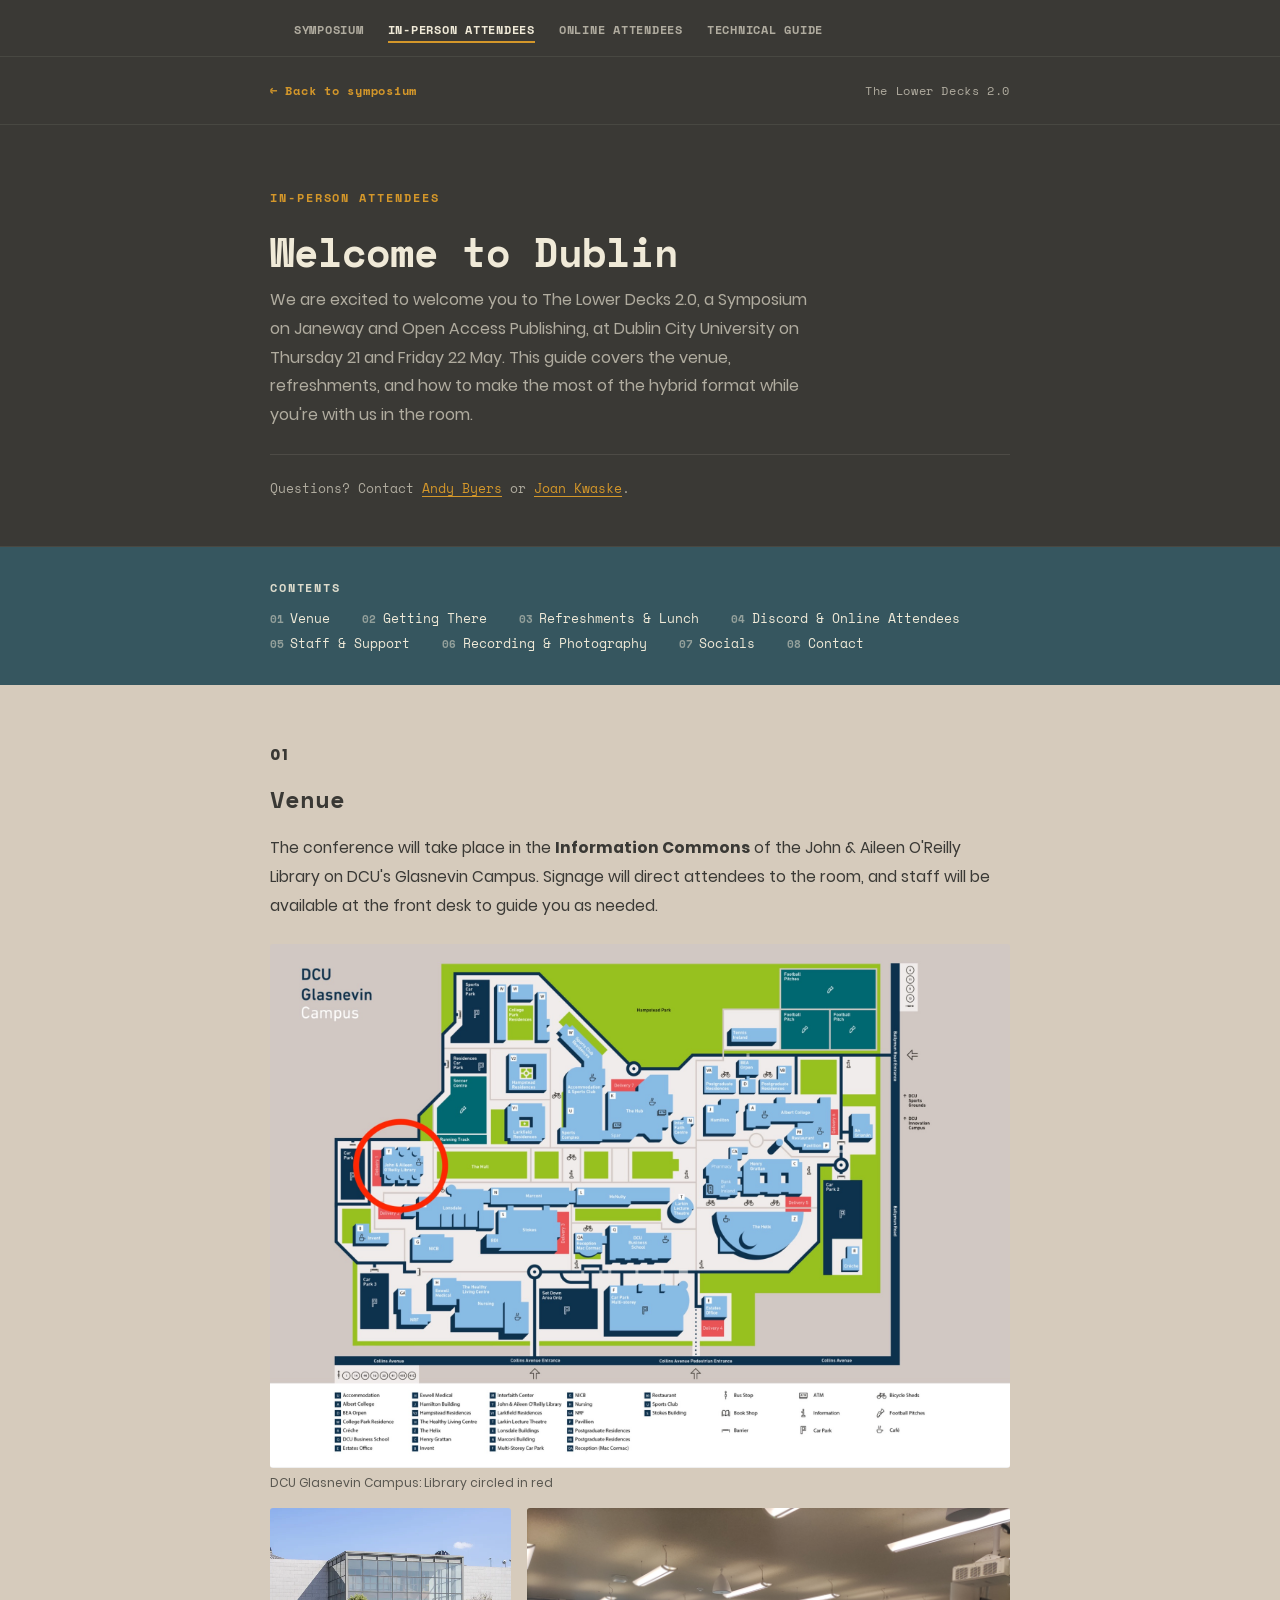
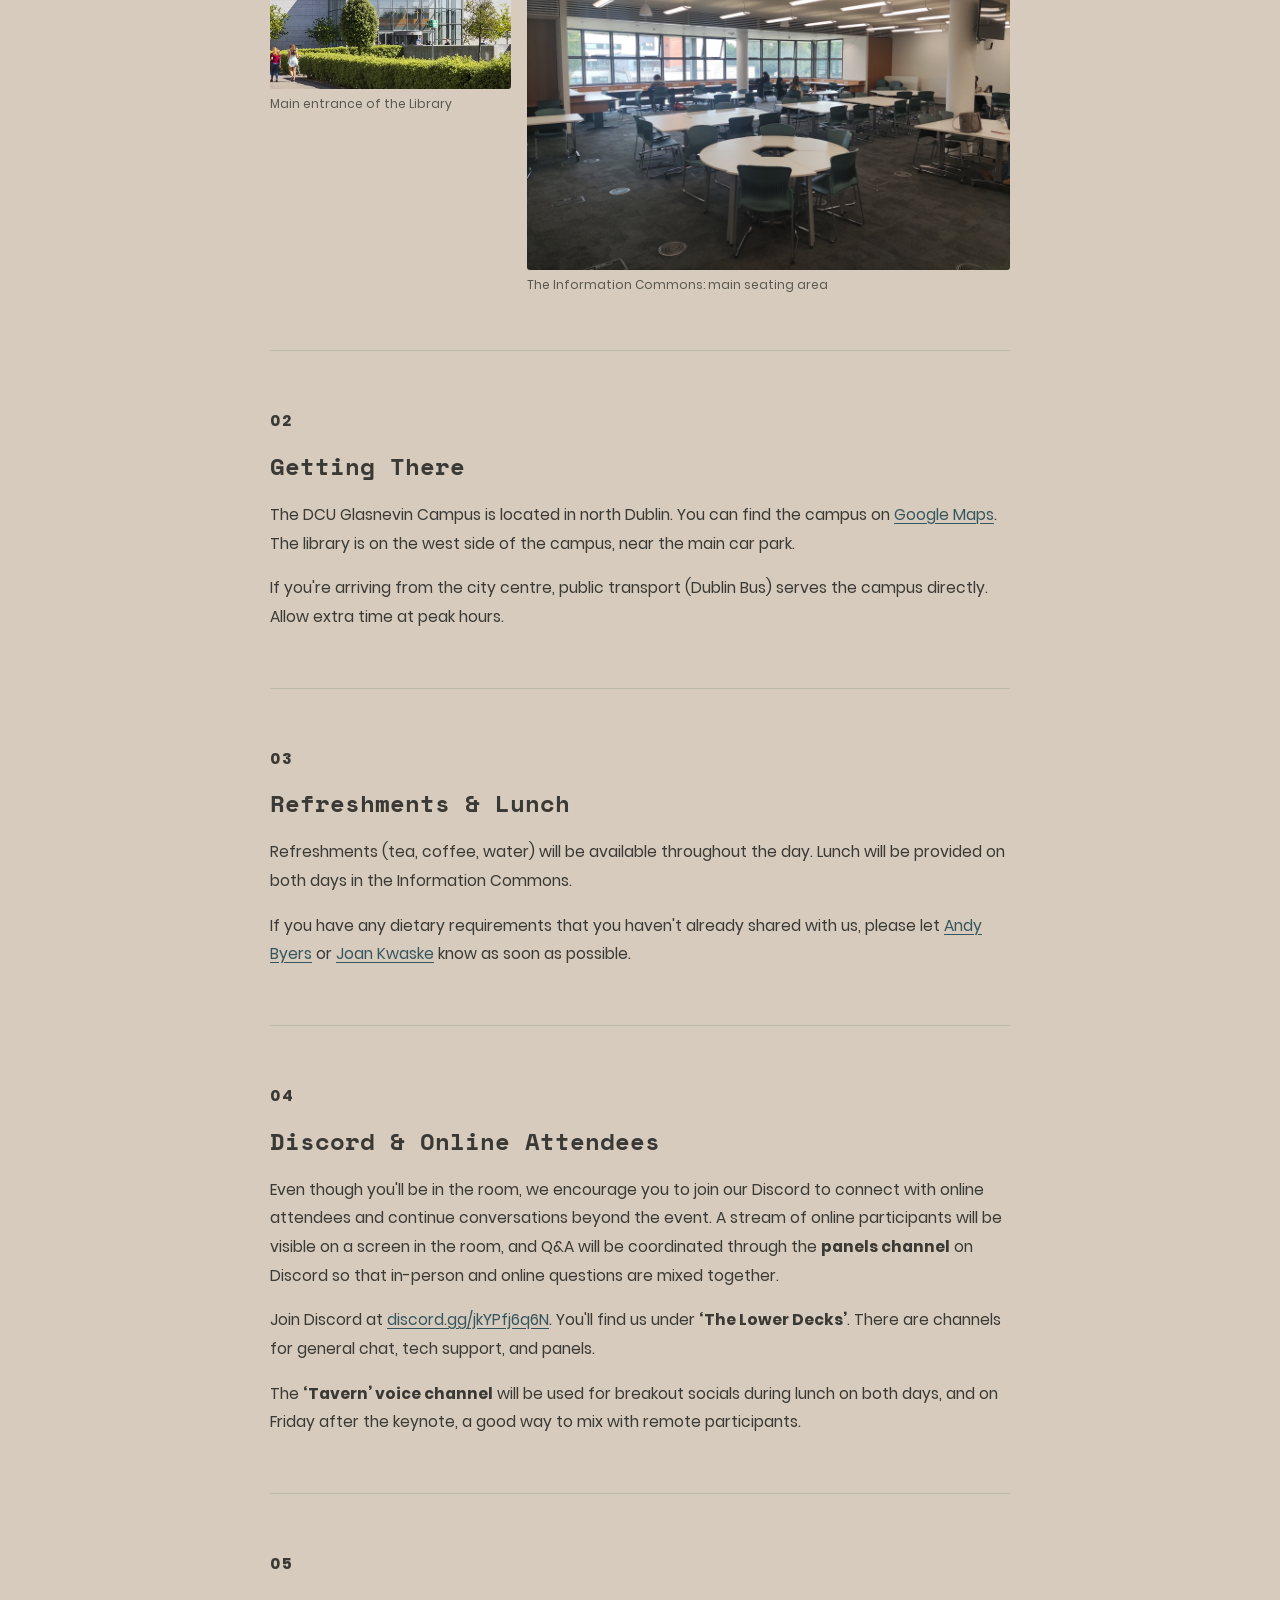
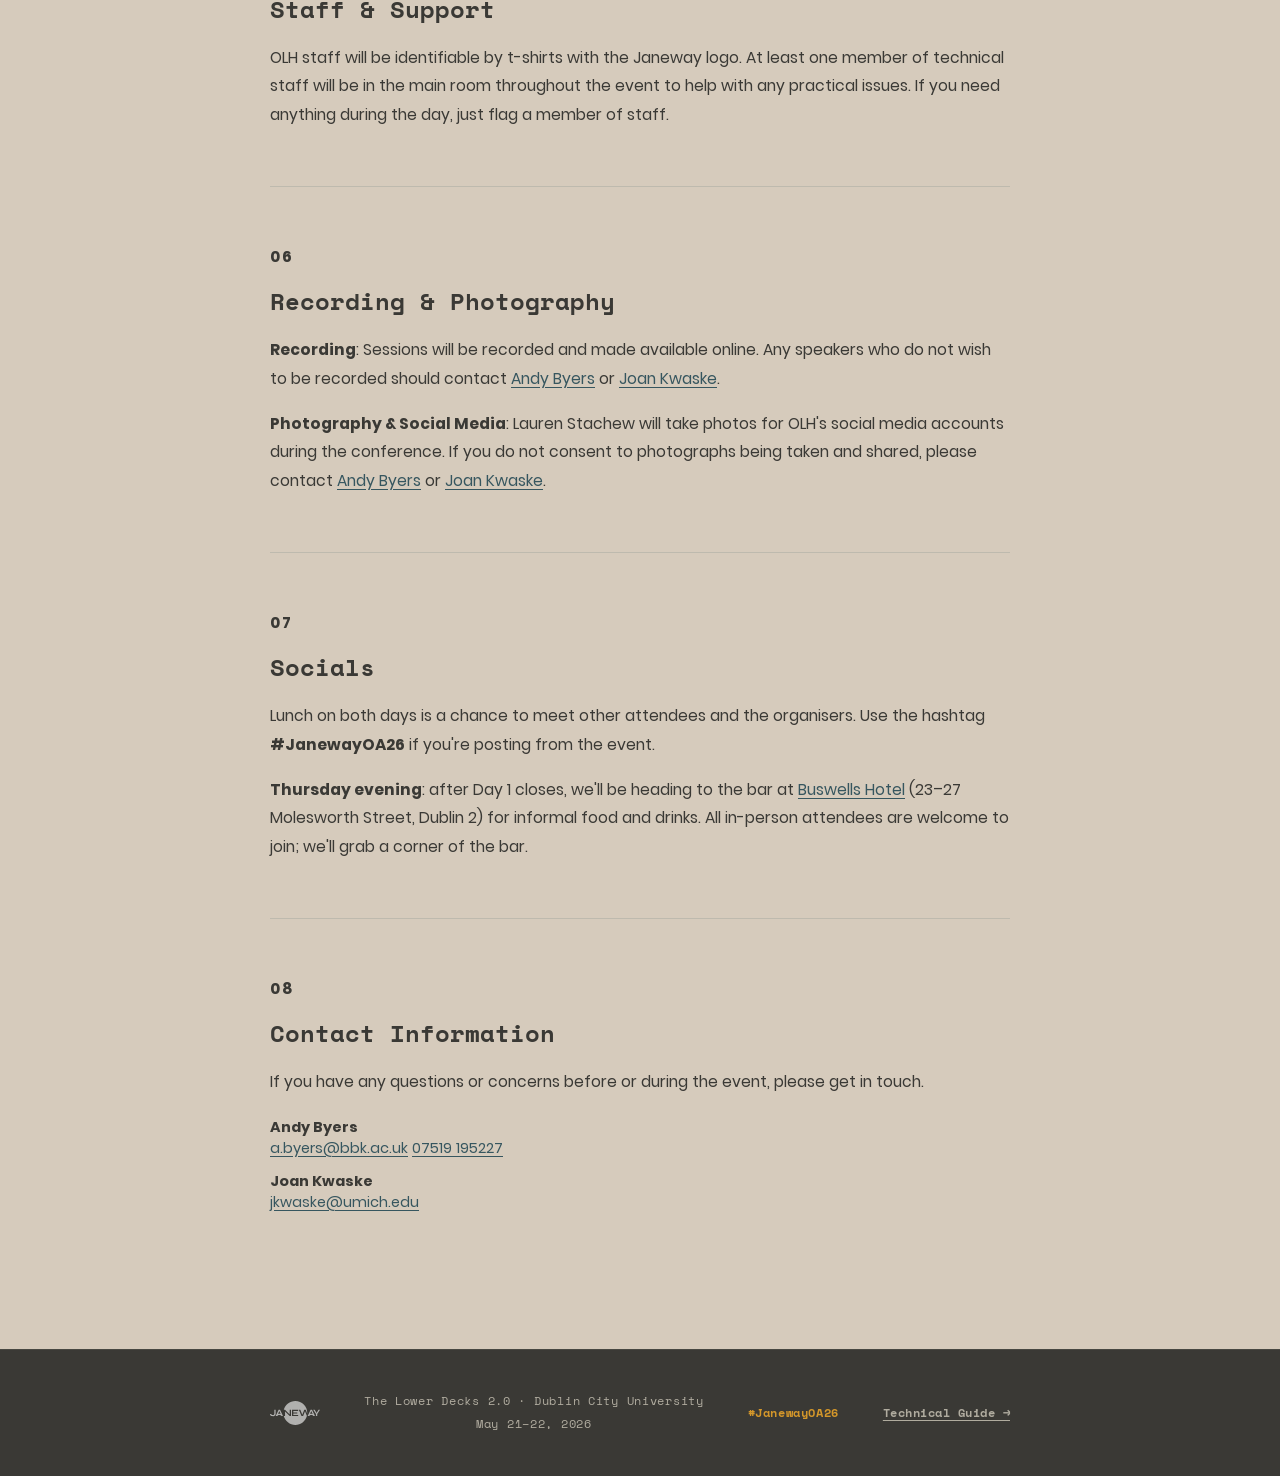
<file: in-person-attendees.html>
<!DOCTYPE html>
<html lang="en">
<head>
  <meta charset="UTF-8">
  <meta name="viewport" content="width=device-width, initial-scale=1.0">
  <title>In-Person Attendees: The Lower Decks 2.0</title>
  <meta name="description" content="Information for in-person attendees of The Lower Decks 2.0 Symposium: venue, refreshments, Discord, and on-the-day support.">
  <link rel="stylesheet" href="static/style.css">
</head>
<body>

<a href="#main" class="skip">Skip to main content</a>

<nav class="site-nav" aria-label="Site">
  <ul class="site-nav-inner">
    <li><a href="index.html">Symposium</a></li>
    <li><a href="in-person-attendees.html" aria-current="page">In-Person Attendees</a></li>
    <li><a href="online-attendees.html">Online Attendees</a></li>
    <li><a href="technical-guide.html">Technical Guide</a></li>
  </ul>
</nav>

<header class="guide-header">
  <div class="guide-header-inner">
    <a href="index.html" class="guide-header-back">← Back to symposium</a>
    <span class="guide-header-title">The Lower Decks 2.0</span>
  </div>
</header>

<div class="guide-hero">
  <div class="guide-hero-inner">
    <p class="section-label guide-section-gold">In-Person Attendees</p>
    <h1>Welcome to Dublin</h1>
    <p class="guide-hero-sub">
      We are excited to welcome you to The Lower Decks 2.0, a Symposium on Janeway and Open Access Publishing, at Dublin City University on Thursday 21 and Friday 22 May. This guide covers the venue, refreshments, and how to make the most of the hybrid format while you're with us in the room.
    </p>
    <p class="guide-hero-contact">
      Questions? Contact <a href="mailto:a.byers@bbk.ac.uk">Andy Byers</a> or <a href="mailto:jkwaske@umich.edu">Joan Kwaske</a>.
    </p>
  </div>
</div>

<nav class="guide-nav" aria-label="Page contents">
  <div class="guide-nav-inner">
    <p class="guide-nav-label">Contents</p>
    <ol>
      <li><a href="#venue">Venue</a></li>
      <li><a href="#getting-there">Getting There</a></li>
      <li><a href="#refreshments">Refreshments &amp; Lunch</a></li>
      <li><a href="#discord">Discord &amp; Online Attendees</a></li>
      <li><a href="#staff">Staff &amp; Support</a></li>
      <li><a href="#recording">Recording &amp; Photography</a></li>
      <li><a href="#socials">Socials</a></li>
      <li><a href="#contact">Contact</a></li>
    </ol>
  </div>
</nav>

<main id="main" class="guide-body">
  <div class="guide-body-inner">

    <!-- Venue -->
    <section id="venue" class="guide-section" aria-labelledby="s-venue">
      <p class="guide-section-label">01</p>
      <h2 id="s-venue">Venue</h2>
      <p>
        The conference will take place in the <strong>Information Commons</strong> of the John &amp; Aileen O'Reilly Library on DCU's Glasnevin Campus. Signage will direct attendees to the room, and staff will be available at the front desk to guide you as needed.
      </p>

      <div class="guide-img-single">
        <figure>
          <img src="static/tech-guide-images/image2.jpg" alt="DCU Glasnevin Campus map with the John & Aileen O'Reilly Library circled in red, located on the west side of the campus near the main car park.">
          <figcaption>DCU Glasnevin Campus: Library circled in red</figcaption>
        </figure>
      </div>

      <div class="guide-img-row guide-img-row--asymmetric">
        <figure>
          <img src="static/tech-guide-images/image4.png" alt="The glass-fronted main entrance of the John & Aileen O'Reilly Library on a sunny day.">
          <figcaption>Main entrance of the Library</figcaption>
        </figure>
        <figure>
          <img src="static/tech-guide-images/image3.jpg" alt="The Information Commons: a large open-plan room with round and rectangular tables, teal chairs, and large windows overlooking the campus.">
          <figcaption>The Information Commons: main seating area</figcaption>
        </figure>
      </div>
    </section>

    <!-- Getting There -->
    <section id="getting-there" class="guide-section" aria-labelledby="s-getting-there">
      <p class="guide-section-label">02</p>
      <h2 id="s-getting-there">Getting There</h2>
      <p>The DCU Glasnevin Campus is located in north Dublin. You can find the campus on <a href="https://maps.app.goo.gl/iTMjwrUuxVxLgYqVA" target="_blank" rel="noopener noreferrer">Google Maps</a>. The library is on the west side of the campus, near the main car park.</p>
      <p>If you're arriving from the city centre, public transport (Dublin Bus) serves the campus directly. Allow extra time at peak hours.</p>
    </section>

    <!-- Refreshments -->
    <section id="refreshments" class="guide-section" aria-labelledby="s-refreshments">
      <p class="guide-section-label">03</p>
      <h2 id="s-refreshments">Refreshments &amp; Lunch</h2>
      <p>Refreshments (tea, coffee, water) will be available throughout the day. Lunch will be provided on both days in the Information Commons.</p>
      <p>If you have any dietary requirements that you haven't already shared with us, please let <a href="mailto:a.byers@bbk.ac.uk">Andy Byers</a> or <a href="mailto:jkwaske@umich.edu">Joan Kwaske</a> know as soon as possible.</p>
    </section>

    <!-- Discord -->
    <section id="discord" class="guide-section" aria-labelledby="s-discord">
      <p class="guide-section-label">04</p>
      <h2 id="s-discord">Discord &amp; Online Attendees</h2>
      <p>Even though you'll be in the room, we encourage you to join our Discord to connect with online attendees and continue conversations beyond the event. A stream of online participants will be visible on a screen in the room, and Q&amp;A will be coordinated through the <strong>panels channel</strong> on Discord so that in-person and online questions are mixed together.</p>
      <p>Join Discord at <a href="https://discord.gg/jkYPfj6q6N">discord.gg/jkYPfj6q6N</a>. You'll find us under <strong>&lsquo;The Lower Decks&rsquo;</strong>. There are channels for general chat, tech support, and panels.</p>
      <p>The <strong>&lsquo;Tavern&rsquo; voice channel</strong> will be used for breakout socials during lunch on both days, and on Friday after the keynote, a good way to mix with remote participants.</p>
    </section>

    <!-- Staff -->
    <section id="staff" class="guide-section" aria-labelledby="s-staff">
      <p class="guide-section-label">05</p>
      <h2 id="s-staff">Staff &amp; Support</h2>
      <p>OLH staff will be identifiable by t-shirts with the Janeway logo. At least one member of technical staff will be in the main room throughout the event to help with any practical issues. If you need anything during the day, just flag a member of staff.</p>
    </section>

    <!-- Recording -->
    <section id="recording" class="guide-section" aria-labelledby="s-recording">
      <p class="guide-section-label">06</p>
      <h2 id="s-recording">Recording &amp; Photography</h2>
      <p><strong>Recording</strong>: Sessions will be recorded and made available online. Any speakers who do not wish to be recorded should contact <a href="mailto:a.byers@bbk.ac.uk">Andy Byers</a> or <a href="mailto:jkwaske@umich.edu">Joan Kwaske</a>.</p>
      <p><strong>Photography &amp; Social Media</strong>: Lauren Stachew will take photos for OLH's social media accounts during the conference. If you do not consent to photographs being taken and shared, please contact <a href="mailto:a.byers@bbk.ac.uk">Andy Byers</a> or <a href="mailto:jkwaske@umich.edu">Joan Kwaske</a>.</p>
    </section>

    <!-- Socials -->
    <section id="socials" class="guide-section" aria-labelledby="s-socials">
      <p class="guide-section-label">07</p>
      <h2 id="s-socials">Socials</h2>
      <p>Lunch on both days is a chance to meet other attendees and the organisers. Use the hashtag <strong>#JanewayOA26</strong> if you're posting from the event.</p>
      <p><strong>Thursday evening</strong>: after Day 1 closes, we'll be heading to the bar at <a href="https://www.buswells.ie/" target="_blank" rel="noopener noreferrer">Buswells Hotel</a> (23–27 Molesworth Street, Dublin 2) for informal food and drinks. All in-person attendees are welcome to join; we'll grab a corner of the bar.</p>
    </section>

    <!-- Contact -->
    <section id="contact" class="guide-section" aria-labelledby="s-contact">
      <p class="guide-section-label">08</p>
      <h2 id="s-contact">Contact Information</h2>
      <p>If you have any questions or concerns before or during the event, please get in touch.</p>
      <div class="guide-contacts">
        <div class="guide-contact-item">
          <strong>Andy Byers</strong>
          <a href="mailto:a.byers@bbk.ac.uk">a.byers@bbk.ac.uk</a>
          <a href="tel:+447519195227">07519 195227</a>
        </div>
        <div class="guide-contact-item">
          <strong>Joan Kwaske</strong>
          <a href="mailto:jkwaske@umich.edu">jkwaske@umich.edu</a>
        </div>
      </div>
    </section>

  </div>
</main>

<footer class="footer">
  <div class="footer-inner">
    <img src="static/Janeway_RGB Logo - White.svg" alt="Janeway">
    <div class="footer-info">
      The Lower Decks 2.0 · Dublin City University<br>May 21–22, 2026
    </div>
    <div class="footer-tag">#JanewayOA26</div>
    <a href="technical-guide.html" class="footer-guide">Technical Guide →</a>
  </div>
</footer>

</body>
</html>
</file>
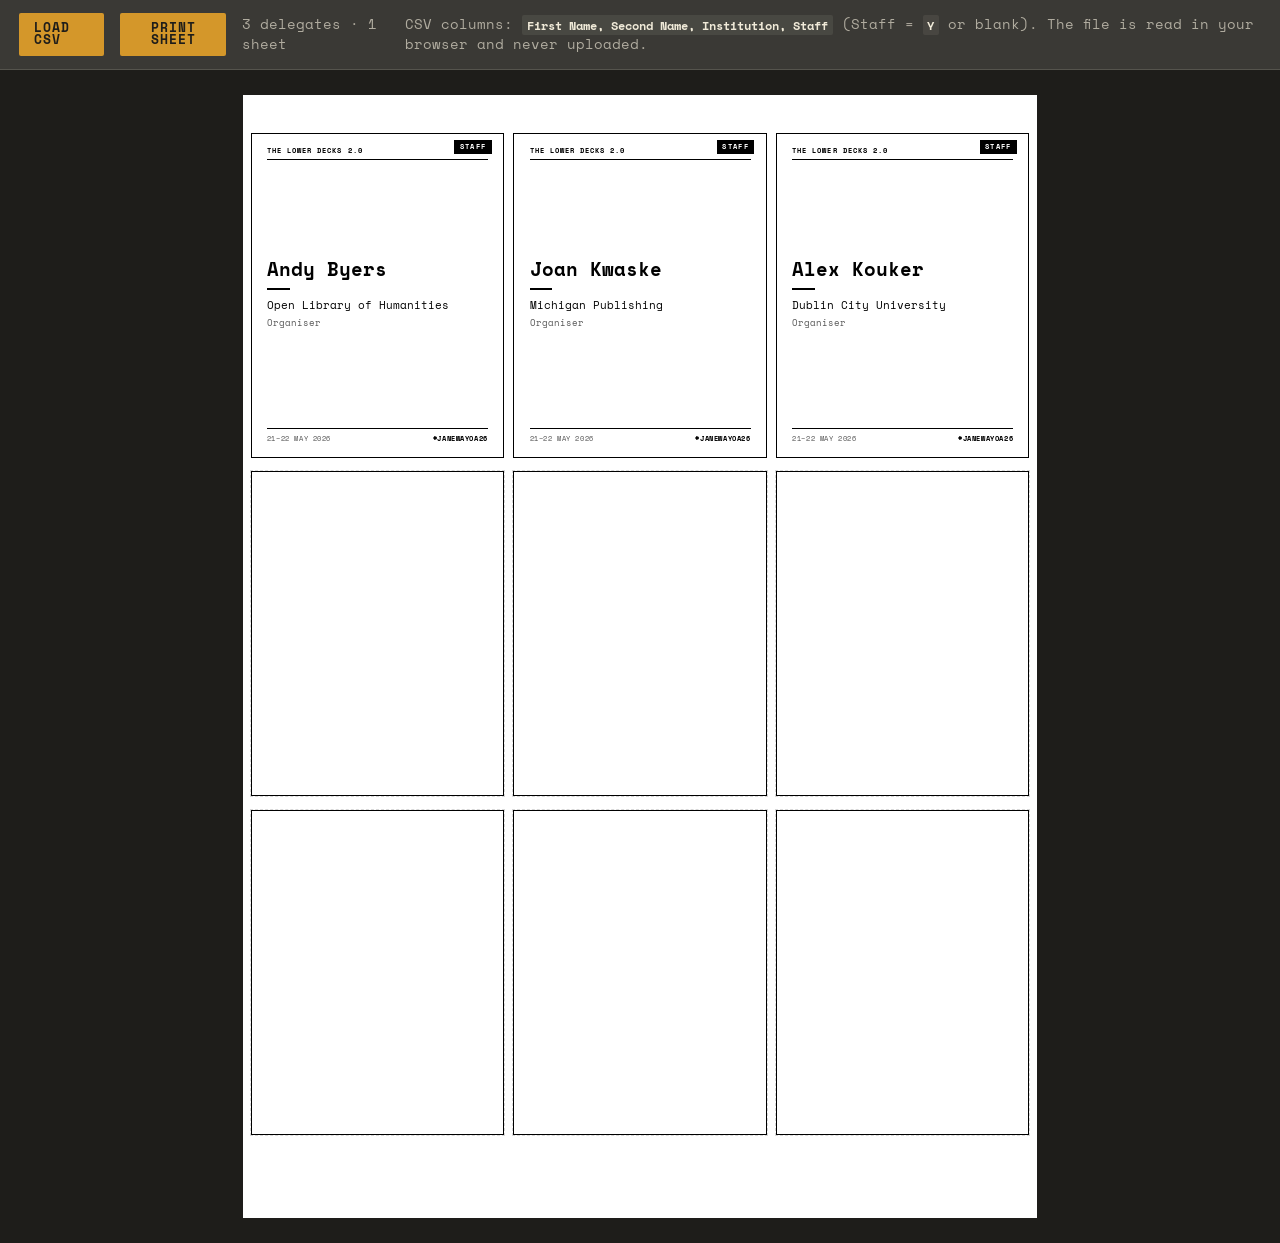
<file: lanyards.html>
<!DOCTYPE html>
<html lang="en">
<head>
  <meta charset="UTF-8">
  <title>The Lower Decks 2.0: Lanyards</title>
  <link rel="stylesheet" href="static/style.css">
  <style>
    /* ─── Print layout ──────────────────────────────────────
       Each card is 6.7 x 8.6 cm (the inner window of the
       Vertical Badge Holder). A4 portrait fits a 3 x 3 grid.
    */
    :root {
      --card-w: 6.7cm;
      --card-h: 8.6cm;
      --dark:  #3a3935;
      --gold:  #d4972a;
      --white: #f0ead8;
      --muted: rgba(240,234,216,.65);
    }

    html, body { margin: 0; padding: 0; background: #1e1d1a; color: var(--white); font-family: 'Space Mono', monospace; }

    /* Screen-only toolbar with print button + sample summary */
    .toolbar {
      position: sticky;
      top: 0;
      z-index: 10;
      display: flex;
      gap: 1rem;
      align-items: center;
      padding: .8rem 1.2rem;
      background: var(--dark);
      border-bottom: 1px solid rgba(240,234,216,.15);
      font-size: .85rem;
    }
    .toolbar button,
    .toolbar .file-btn {
      background: var(--gold);
      border: none;
      color: #1e1d1a;
      font: 700 .8rem/1 'Space Mono', monospace;
      letter-spacing: .08em;
      text-transform: uppercase;
      padding: .55rem .9rem;
      cursor: pointer;
      border-radius: 2px;
      display: inline-block;
    }
    .toolbar button:hover,
    .toolbar .file-btn:hover { filter: brightness(1.1); }
    .toolbar code {
      font: 700 .75rem 'Space Mono', monospace;
      color: var(--white);
      background: rgba(240,234,216,.08);
      padding: .1rem .3rem;
      border-radius: 2px;
    }
    .toolbar .count { color: var(--muted); }

    .sheet-wrap {
      padding: 1.6rem;
      display: flex;
      flex-direction: column;
      align-items: center;
      gap: 1.6rem;
    }

    /* A4 sheet for print */
    .sheet {
      width: 21cm;
      min-height: 29.7cm;
      background: #fff;
      box-sizing: border-box;
      padding: 1cm .9cm;
      display: grid;
      grid-template-columns: repeat(3, var(--card-w));
      grid-auto-rows: var(--card-h);
      gap: .35cm .25cm;
      justify-content: center;
      align-content: start;
    }

    /* The lanyard card itself — black-and-white for print */
    .card {
      position: relative;
      width: var(--card-w);
      height: var(--card-h);
      background: #fff;
      color: #000;
      overflow: hidden;
      box-sizing: border-box;
      padding: .35cm .4cm;
      display: flex;
      flex-direction: column;
      font-family: 'Space Mono', monospace;
      /* Solid border helps cropping and gives the card definition */
      border: 1pt solid #000;
    }

    /* Top: event tag */
    .card-head {
      display: flex;
      align-items: center;
      justify-content: space-between;
      gap: .15cm;
      padding-bottom: .1cm;
      border-bottom: .5pt solid #000;
    }
    .card-event {
      font-size: 5.6pt;
      letter-spacing: .14em;
      text-transform: uppercase;
      color: #000;
      font-weight: 700;
      line-height: 1;
    }
    .card-event.is-muted { color: #555; font-weight: 400; }

    /* Body: name, pronouns, affiliation, role */
    .card-body {
      flex: 1;
      display: flex;
      flex-direction: column;
      justify-content: center;
      gap: .12cm;
    }
    .card-name {
      font-size: 14pt;
      font-weight: 700;
      line-height: 1.05;
      color: #000;
      margin: 0;
      word-break: break-word;
    }
    .card-pronouns {
      font-size: 7pt;
      color: #555;
      letter-spacing: .04em;
      margin: 0;
    }
    .card-rule {
      width: .6cm;
      height: 1pt;
      background: #000;
      margin: .12cm 0;
    }
    .card-affil {
      font-size: 8pt;
      color: #000;
      line-height: 1.25;
      margin: 0;
    }
    .card-role {
      font-size: 7pt;
      color: #555;
      line-height: 1.25;
      margin: 0;
    }

    /* Footer: event date + hashtag */
    .card-foot {
      display: flex;
      align-items: center;
      justify-content: space-between;
      gap: .15cm;
      padding-top: .1cm;
      border-top: .5pt solid #000;
      font-size: 5.5pt;
      color: #555;
      letter-spacing: .08em;
      text-transform: uppercase;
    }
    .card-foot strong { color: #000; font-weight: 700; }

    /* Optional STAFF flag — inverted block for B&W contrast */
    .card.is-staff .card-flag {
      position: absolute;
      top: .15cm;
      right: .3cm;
      font-size: 5.5pt;
      letter-spacing: .18em;
      text-transform: uppercase;
      color: #fff;
      background: #000;
      padding: .04cm .14cm;
      font-weight: 700;
    }

    /* ─── Print rules ──────────────────────────────────────── */
    @page {
      size: A4 portrait;
      margin: 0;
    }
    @media print {
      html, body { background: #fff; }
      .toolbar { display: none; }
      .sheet-wrap { padding: 0; gap: 0; }
      .sheet {
        page-break-after: always;
        margin: 0 auto;
      }
      .sheet:last-of-type { page-break-after: auto; }
      /* Force backgrounds and colours to render in print */
      * { -webkit-print-color-adjust: exact !important; print-color-adjust: exact !important; }
    }
  </style>
</head>
<body>

<div class="toolbar">
  <label for="csv" class="file-btn">Load CSV</label>
  <input id="csv" type="file" accept=".csv,text/csv" hidden>
  <button type="button" onclick="window.print()">Print sheet</button>
  <span class="count" id="count">No attendees loaded</span>
  <span class="count">CSV columns: <code>First Name, Second Name, Institution, Staff</code> (Staff = <code>Y</code> or blank). The file is read in your browser and never uploaded.</span>
</div>

<div class="sheet-wrap" id="sheet-wrap"></div>

<script>
// ─── Sample data ──────────────────────────────────────────────
// Three organisers as a visible default so the layout is testable
// before the consent-form CSV is dropped in. These names appear on
// the public homepage already; nothing here is private.
const sampleAttendees = [
  { name: 'Andy Byers',  pronouns: '', affiliation: 'Open Library of Humanities', role: 'Organiser', staff: true },
  { name: 'Joan Kwaske', pronouns: '', affiliation: 'Michigan Publishing',        role: 'Organiser', staff: true },
  { name: 'Alex Kouker', pronouns: '', affiliation: 'Dublin City University',     role: 'Organiser', staff: true },
];
let attendees = sampleAttendees;

const PER_PAGE = 9;
const wrap = document.getElementById('sheet-wrap');
const countEl = document.getElementById('count');

function escapeHtml(s) {
  return String(s == null ? '' : s)
    .replace(/&/g, '&amp;').replace(/</g, '&lt;').replace(/>/g, '&gt;')
    .replace(/"/g, '&quot;').replace(/'/g, '&#39;');
}

function render(list) {
  wrap.innerHTML = '';
  const sheets = Math.max(1, Math.ceil(list.length / PER_PAGE));
  for (let s = 0; s < sheets; s++) {
    const sheet = document.createElement('div');
    sheet.className = 'sheet';
    for (let i = 0; i < PER_PAGE; i++) {
      const idx = s * PER_PAGE + i;
      const a = list[idx];
      if (!a) {
        const blank = document.createElement('div');
        blank.className = 'card';
        blank.style.background = 'transparent';
        blank.style.outline = '.3pt dashed rgba(0,0,0,.15)';
        sheet.appendChild(blank);
        continue;
      }
      const card = document.createElement('article');
      card.className = 'card' + (a.staff ? ' is-staff' : '');
      card.innerHTML = `
        ${a.staff ? '<span class="card-flag">Staff</span>' : ''}
        <header class="card-head">
          <span class="card-event">The Lower Decks 2.0</span>
        </header>
        <div class="card-body">
          <h1 class="card-name">${escapeHtml(a.name)}</h1>
          ${a.pronouns ? `<p class="card-pronouns">${escapeHtml(a.pronouns)}</p>` : ''}
          <div class="card-rule"></div>
          <p class="card-affil">${escapeHtml(a.affiliation)}</p>
          ${a.role ? `<p class="card-role">${escapeHtml(a.role)}</p>` : ''}
        </div>
        <footer class="card-foot">
          <span>21–22 May 2026</span>
          <span><strong>#JanewayOA26</strong></span>
        </footer>
      `;
      sheet.appendChild(card);
    }
    wrap.appendChild(sheet);
  }
  countEl.textContent = `${list.length} delegate${list.length === 1 ? '' : 's'} · ${sheets} sheet${sheets === 1 ? '' : 's'}`;
}

// ─── CSV parsing (all client-side) ────────────────────────────
// RFC-4180-ish: handles quoted fields, escaped quotes, commas in quotes,
// and CRLF / LF line endings.
function parseCSV(text) {
  const rows = [];
  let row = [], cell = '', i = 0, inQuotes = false;
  while (i < text.length) {
    const c = text[i];
    if (inQuotes) {
      if (c === '"') {
        if (text[i + 1] === '"') { cell += '"'; i += 2; continue; }
        inQuotes = false; i++; continue;
      }
      cell += c; i++; continue;
    }
    if (c === '"') { inQuotes = true; i++; continue; }
    if (c === ',') { row.push(cell); cell = ''; i++; continue; }
    if (c === '\r') { i++; continue; }
    if (c === '\n') { row.push(cell); rows.push(row); row = []; cell = ''; i++; continue; }
    cell += c; i++;
  }
  if (cell.length || row.length) { row.push(cell); rows.push(row); }
  return rows.filter(r => r.some(v => String(v).trim() !== ''));
}

function csvToAttendees(rows) {
  if (!rows.length) return [];
  const header = rows[0].map(h => h.trim().toLowerCase());
  const col = (names) => {
    for (const n of names) {
      const idx = header.indexOf(n);
      if (idx !== -1) return idx;
    }
    return -1;
  };
  const ix = {
    firstName:   col(['first name', 'firstname', 'given name']),
    lastName:    col(['second name', 'last name', 'lastname', 'surname', 'family name']),
    fullName:    col(['name', 'full name', 'attendee']),
    pronouns:    col(['pronouns', 'pronoun']),
    affiliation: col(['institution', 'affiliation', 'organisation', 'organization']),
    role:        col(['role', 'role/job title', 'job title', 'title']),
    staff:       col(['staff', 'is staff']),
  };
  if (ix.firstName === -1 && ix.fullName === -1) {
    alert('CSV needs either a "Name" column or both "First Name" and "Second Name" columns.');
    return [];
  }
  const list = [];
  for (let r = 1; r < rows.length; r++) {
    const row = rows[r];
    const get = (k) => ix[k] >= 0 ? (row[ix[k]] || '').trim() : '';
    const name = ix.fullName >= 0
      ? get('fullName')
      : [get('firstName'), get('lastName')].filter(Boolean).join(' ');
    if (!name) continue;
    const staffRaw = get('staff').toLowerCase();
    list.push({
      name,
      pronouns:    get('pronouns'),
      affiliation: get('affiliation'),
      role:        get('role'),
      staff:       ['1', 'true', 'yes', 'y', 'staff'].includes(staffRaw),
    });
  }
  return list;
}

document.getElementById('csv').addEventListener('change', (e) => {
  const file = e.target.files && e.target.files[0];
  if (!file) return;
  const reader = new FileReader();
  reader.onload = () => {
    try {
      const rows = parseCSV(reader.result);
      const list = csvToAttendees(rows);
      if (list.length) {
        attendees = list;
        render(attendees);
      }
    } catch (err) {
      alert('Could not parse CSV: ' + err.message);
    }
  };
  reader.readAsText(file);
});

render(attendees);
</script>

</body>
</html>
</file>
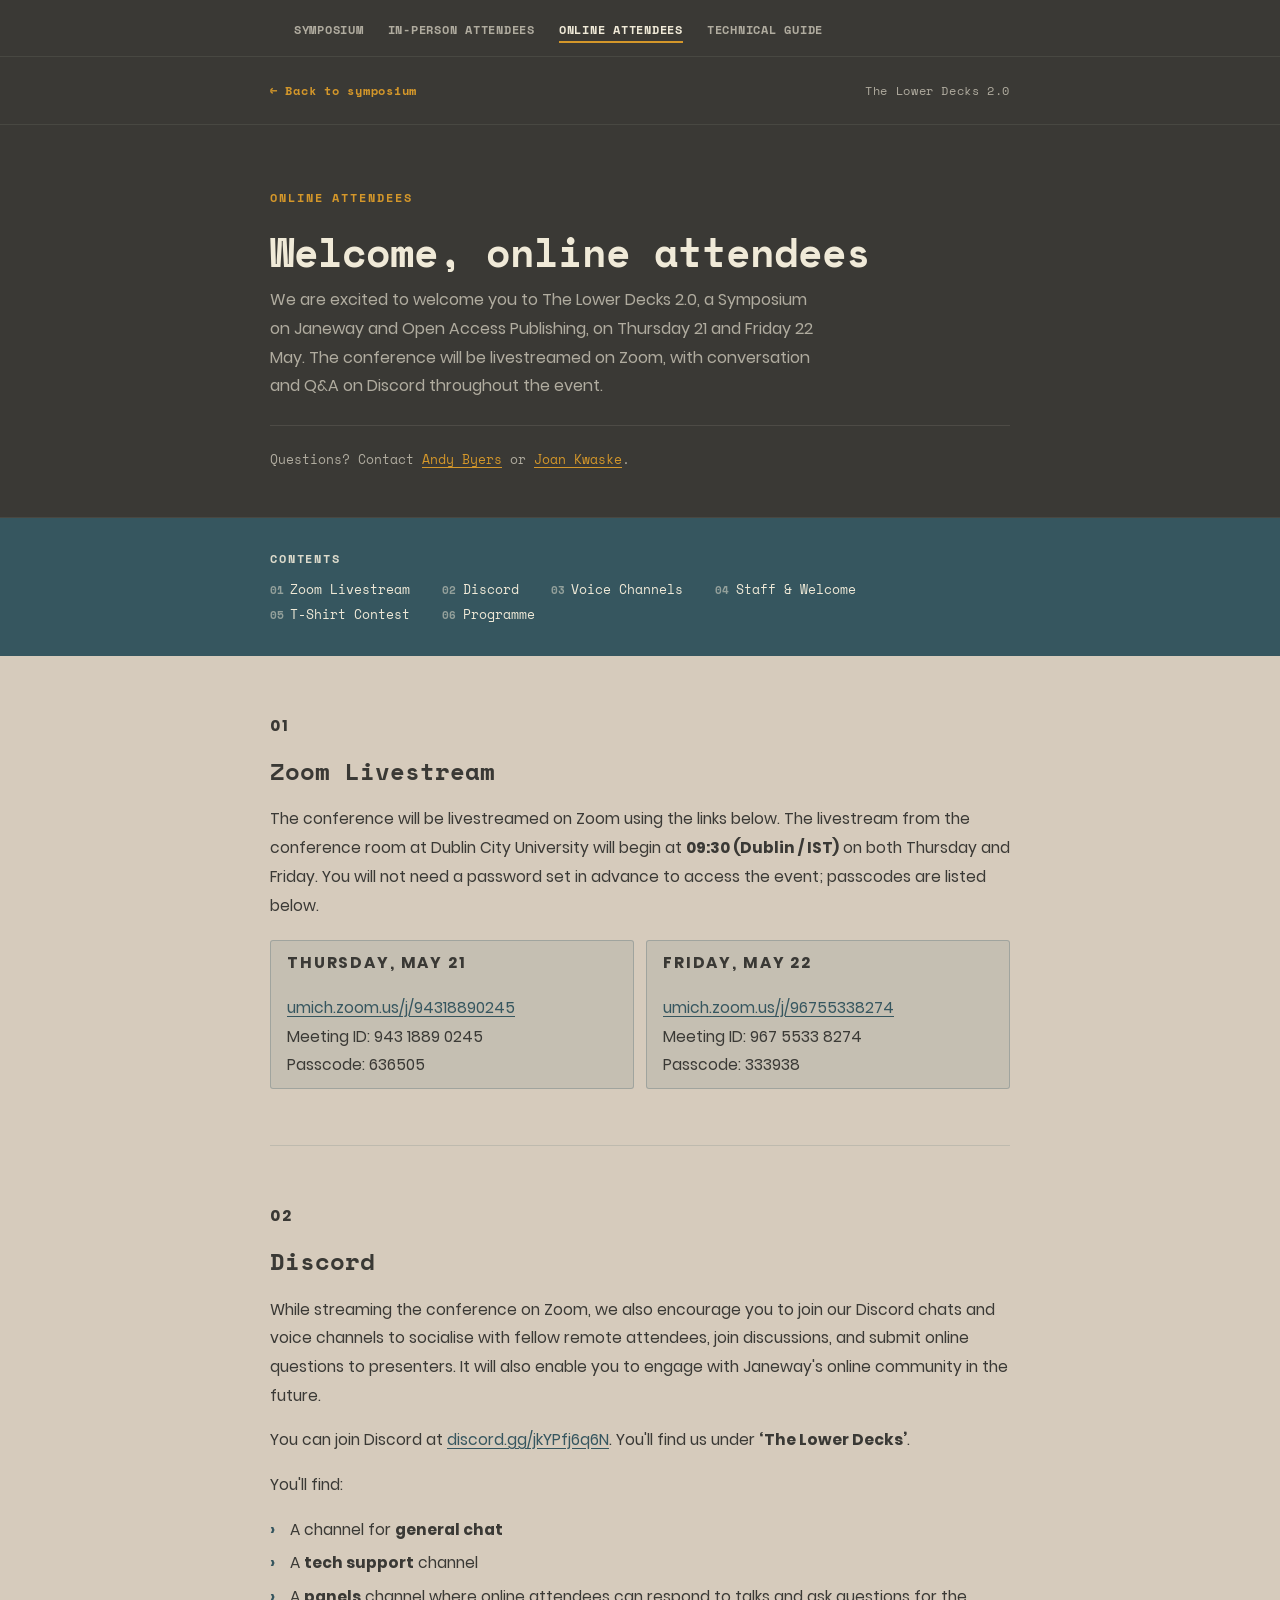
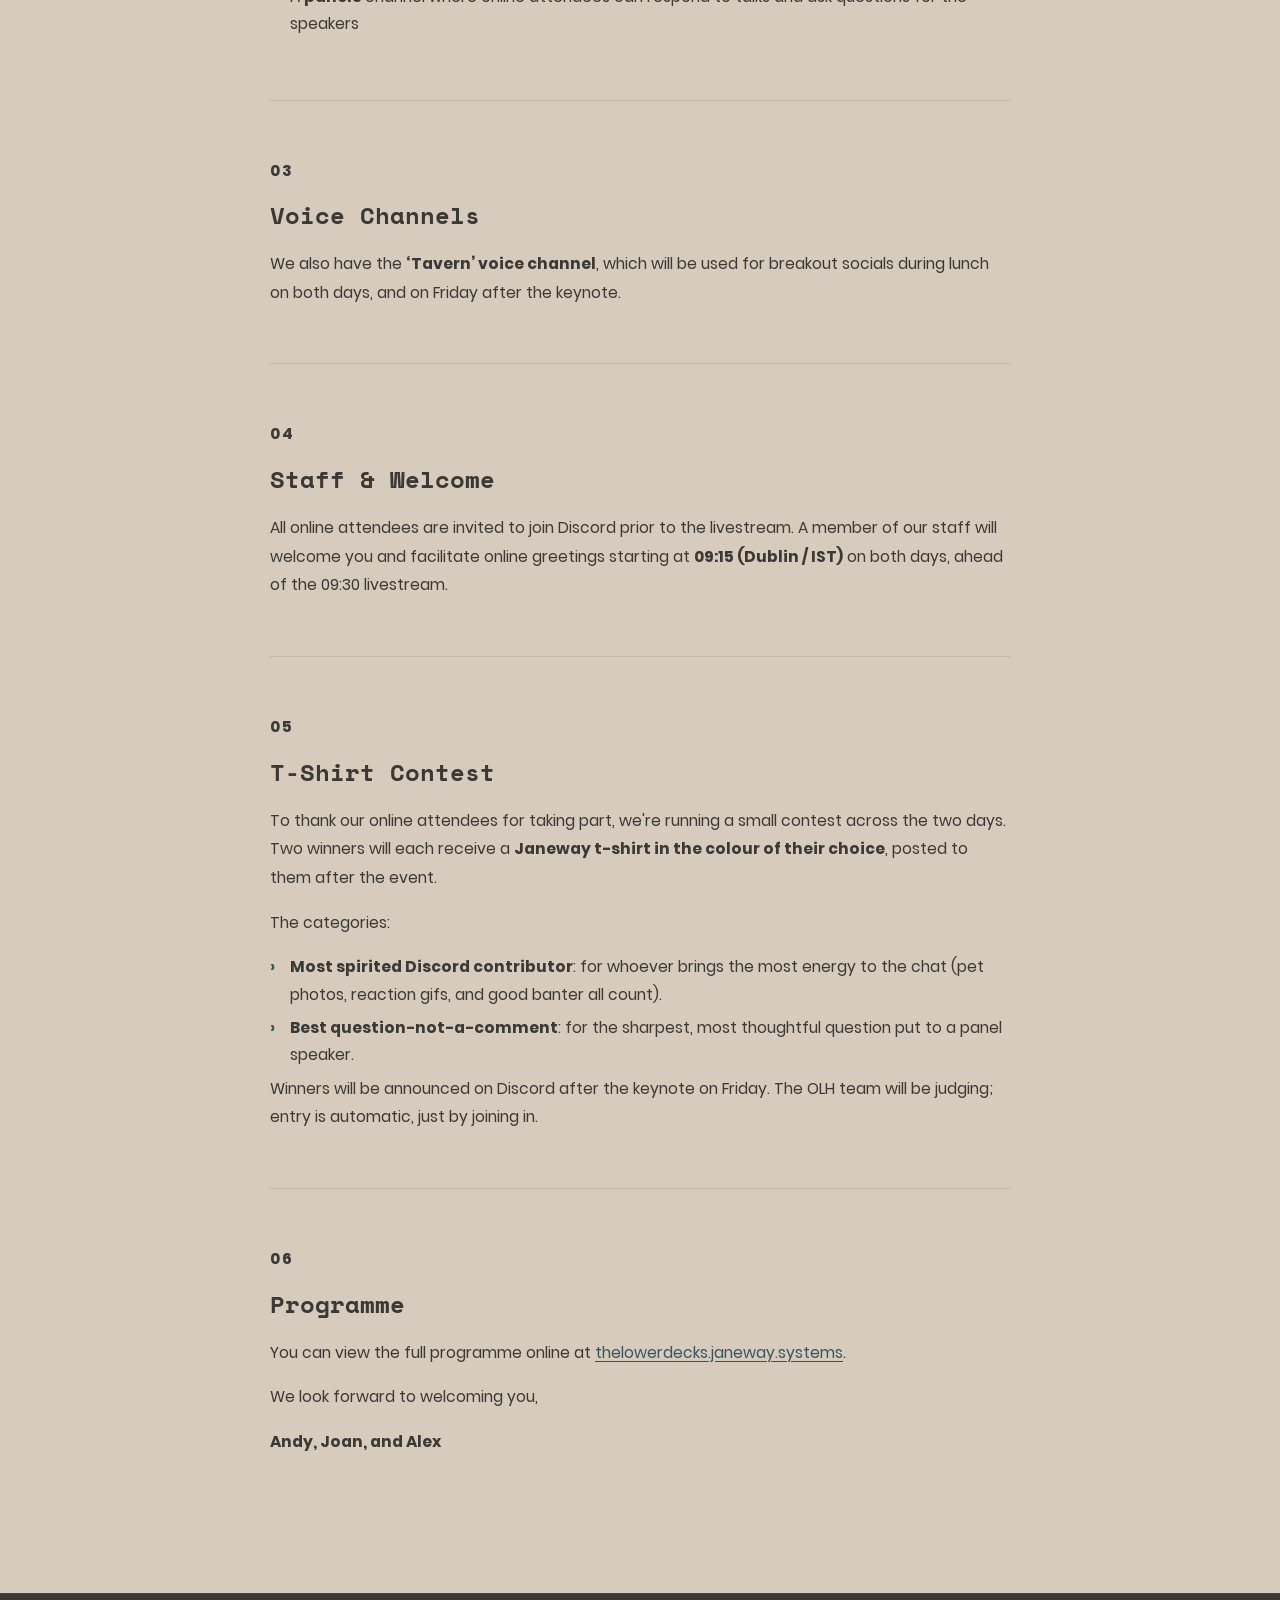
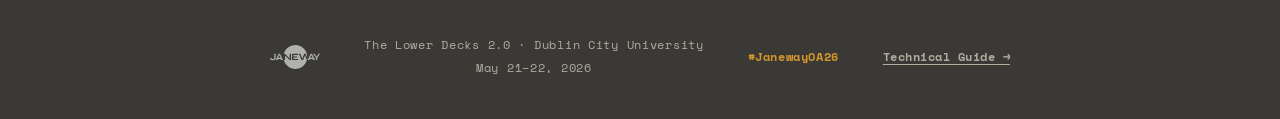
<file: online-attendees.html>
<!DOCTYPE html>
<html lang="en">
<head>
  <meta charset="UTF-8">
  <meta name="viewport" content="width=device-width, initial-scale=1.0">
  <title>Online Attendees: The Lower Decks 2.0</title>
  <meta name="description" content="Information for online attendees of The Lower Decks 2.0 Symposium: Zoom links, Discord, livestream times, and online activities.">
  <link rel="stylesheet" href="static/style.css">
</head>
<body>

<a href="#main" class="skip">Skip to main content</a>

<nav class="site-nav" aria-label="Site">
  <ul class="site-nav-inner">
    <li><a href="index.html">Symposium</a></li>
    <li><a href="in-person-attendees.html">In-Person Attendees</a></li>
    <li><a href="online-attendees.html" aria-current="page">Online Attendees</a></li>
    <li><a href="technical-guide.html">Technical Guide</a></li>
  </ul>
</nav>

<header class="guide-header">
  <div class="guide-header-inner">
    <a href="index.html" class="guide-header-back">← Back to symposium</a>
    <span class="guide-header-title">The Lower Decks 2.0</span>
  </div>
</header>

<div class="guide-hero">
  <div class="guide-hero-inner">
    <p class="section-label guide-section-gold">Online Attendees</p>
    <h1>Welcome, online attendees</h1>
    <p class="guide-hero-sub">
      We are excited to welcome you to The Lower Decks 2.0, a Symposium on Janeway and Open Access Publishing, on Thursday 21 and Friday 22 May. The conference will be livestreamed on Zoom, with conversation and Q&amp;A on Discord throughout the event.
    </p>
    <p class="guide-hero-contact">
      Questions? Contact <a href="mailto:a.byers@bbk.ac.uk">Andy Byers</a> or <a href="mailto:jkwaske@umich.edu">Joan Kwaske</a>.
    </p>
  </div>
</div>

<nav class="guide-nav" aria-label="Page contents">
  <div class="guide-nav-inner">
    <p class="guide-nav-label">Contents</p>
    <ol>
      <li><a href="#zoom">Zoom Livestream</a></li>
      <li><a href="#discord">Discord</a></li>
      <li><a href="#voice">Voice Channels</a></li>
      <li><a href="#staff">Staff &amp; Welcome</a></li>
      <li><a href="#contest">T-Shirt Contest</a></li>
      <li><a href="#programme">Programme</a></li>
    </ol>
  </div>
</nav>

<main id="main" class="guide-body">
  <div class="guide-body-inner">

    <!-- Zoom -->
    <section id="zoom" class="guide-section" aria-labelledby="s-zoom">
      <p class="guide-section-label">01</p>
      <h2 id="s-zoom">Zoom Livestream</h2>
      <p>The conference will be livestreamed on Zoom using the links below. The livestream from the conference room at Dublin City University will begin at <strong>09:30 (Dublin / IST)</strong> on both Thursday and Friday. You will not need a password set in advance to access the event; passcodes are listed below.</p>

      <div class="guide-platforms">
        <div class="guide-platform">
          <p class="guide-platform-name">Thursday, May 21</p>
          <p class="guide-platform-links">
            <a href="https://umich.zoom.us/j/94318890245">umich.zoom.us/j/94318890245</a><br>
            Meeting ID: 943 1889 0245<br>
            Passcode: 636505
          </p>
        </div>
        <div class="guide-platform">
          <p class="guide-platform-name">Friday, May 22</p>
          <p class="guide-platform-links">
            <a href="https://umich.zoom.us/j/96755338274">umich.zoom.us/j/96755338274</a><br>
            Meeting ID: 967 5533 8274<br>
            Passcode: 333938
          </p>
        </div>
      </div>
    </section>

    <!-- Discord -->
    <section id="discord" class="guide-section" aria-labelledby="s-discord">
      <p class="guide-section-label">02</p>
      <h2 id="s-discord">Discord</h2>
      <p>While streaming the conference on Zoom, we also encourage you to join our Discord chats and voice channels to socialise with fellow remote attendees, join discussions, and submit online questions to presenters. It will also enable you to engage with Janeway's online community in the future.</p>
      <p>You can join Discord at <a href="https://discord.gg/jkYPfj6q6N">discord.gg/jkYPfj6q6N</a>. You'll find us under <strong>&lsquo;The Lower Decks&rsquo;</strong>.</p>
      <p>You'll find:</p>
      <ul>
        <li>A channel for <strong>general chat</strong></li>
        <li>A <strong>tech support</strong> channel</li>
        <li>A <strong>panels</strong> channel where online attendees can respond to talks and ask questions for the speakers</li>
      </ul>
    </section>

    <!-- Voice -->
    <section id="voice" class="guide-section" aria-labelledby="s-voice">
      <p class="guide-section-label">03</p>
      <h2 id="s-voice">Voice Channels</h2>
      <p>We also have the <strong>&lsquo;Tavern&rsquo; voice channel</strong>, which will be used for breakout socials during lunch on both days, and on Friday after the keynote.</p>
    </section>

    <!-- Staff -->
    <section id="staff" class="guide-section" aria-labelledby="s-staff">
      <p class="guide-section-label">04</p>
      <h2 id="s-staff">Staff &amp; Welcome</h2>
      <p>All online attendees are invited to join Discord prior to the livestream. A member of our staff will welcome you and facilitate online greetings starting at <strong>09:15 (Dublin / IST)</strong> on both days, ahead of the 09:30 livestream.</p>
    </section>

    <!-- Contest -->
    <section id="contest" class="guide-section" aria-labelledby="s-contest">
      <p class="guide-section-label">05</p>
      <h2 id="s-contest">T-Shirt Contest</h2>
      <p>To thank our online attendees for taking part, we're running a small contest across the two days. Two winners will each receive a <strong>Janeway t-shirt in the colour of their choice</strong>, posted to them after the event.</p>
      <p>The categories:</p>
      <ul>
        <li><strong>Most spirited Discord contributor</strong>: for whoever brings the most energy to the chat (pet photos, reaction gifs, and good banter all count).</li>
        <li><strong>Best question-not-a-comment</strong>: for the sharpest, most thoughtful question put to a panel speaker.</li>
      </ul>
      <p>Winners will be announced on Discord after the keynote on Friday. The OLH team will be judging; entry is automatic, just by joining in.</p>
    </section>

    <!-- Programme -->
    <section id="programme" class="guide-section" aria-labelledby="s-programme">
      <p class="guide-section-label">06</p>
      <h2 id="s-programme">Programme</h2>
      <p>You can view the full programme online at <a href="https://thelowerdecks.janeway.systems/">thelowerdecks.janeway.systems</a>.</p>
      <p>We look forward to welcoming you,</p>
      <p><strong>Andy, Joan, and Alex</strong></p>
    </section>

  </div>
</main>

<footer class="footer">
  <div class="footer-inner">
    <img src="static/Janeway_RGB Logo - White.svg" alt="Janeway">
    <div class="footer-info">
      The Lower Decks 2.0 · Dublin City University<br>May 21–22, 2026
    </div>
    <div class="footer-tag">#JanewayOA26</div>
    <a href="technical-guide.html" class="footer-guide">Technical Guide →</a>
  </div>
</footer>

</body>
</html>
</file>
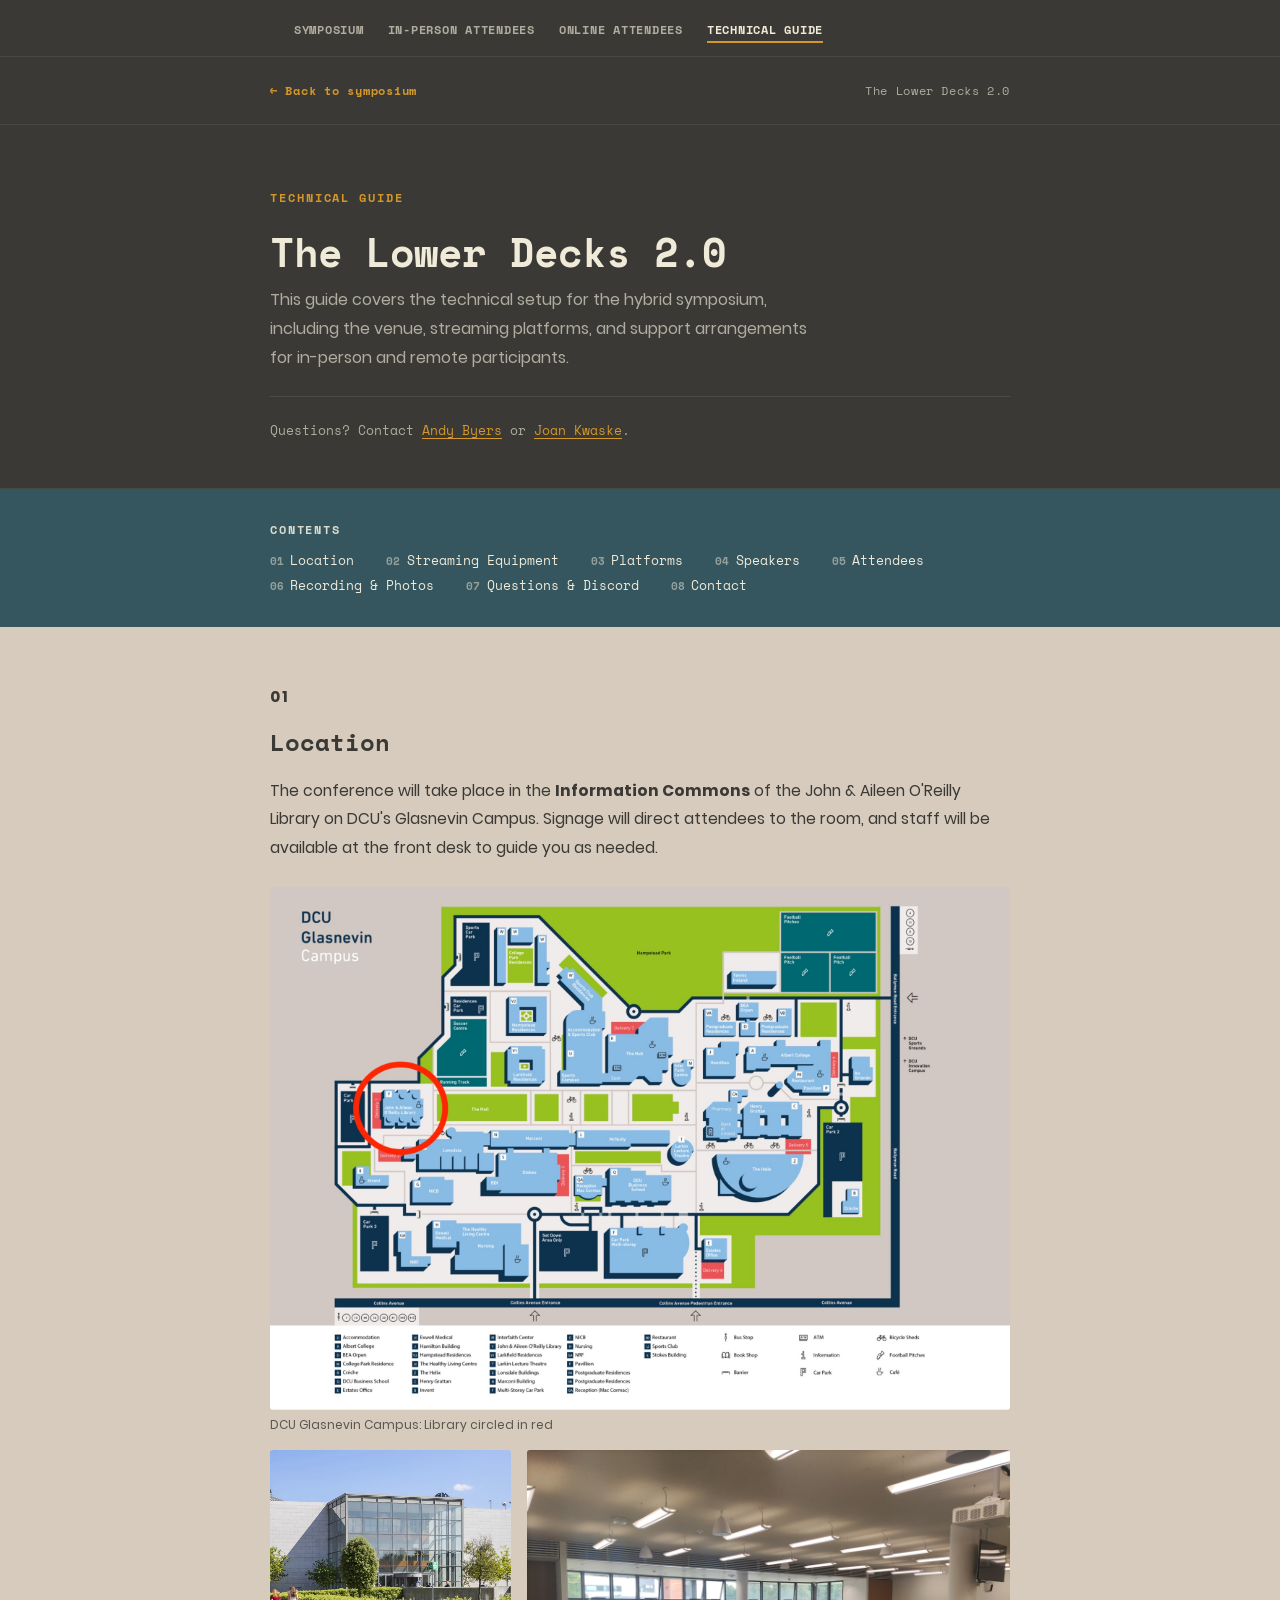
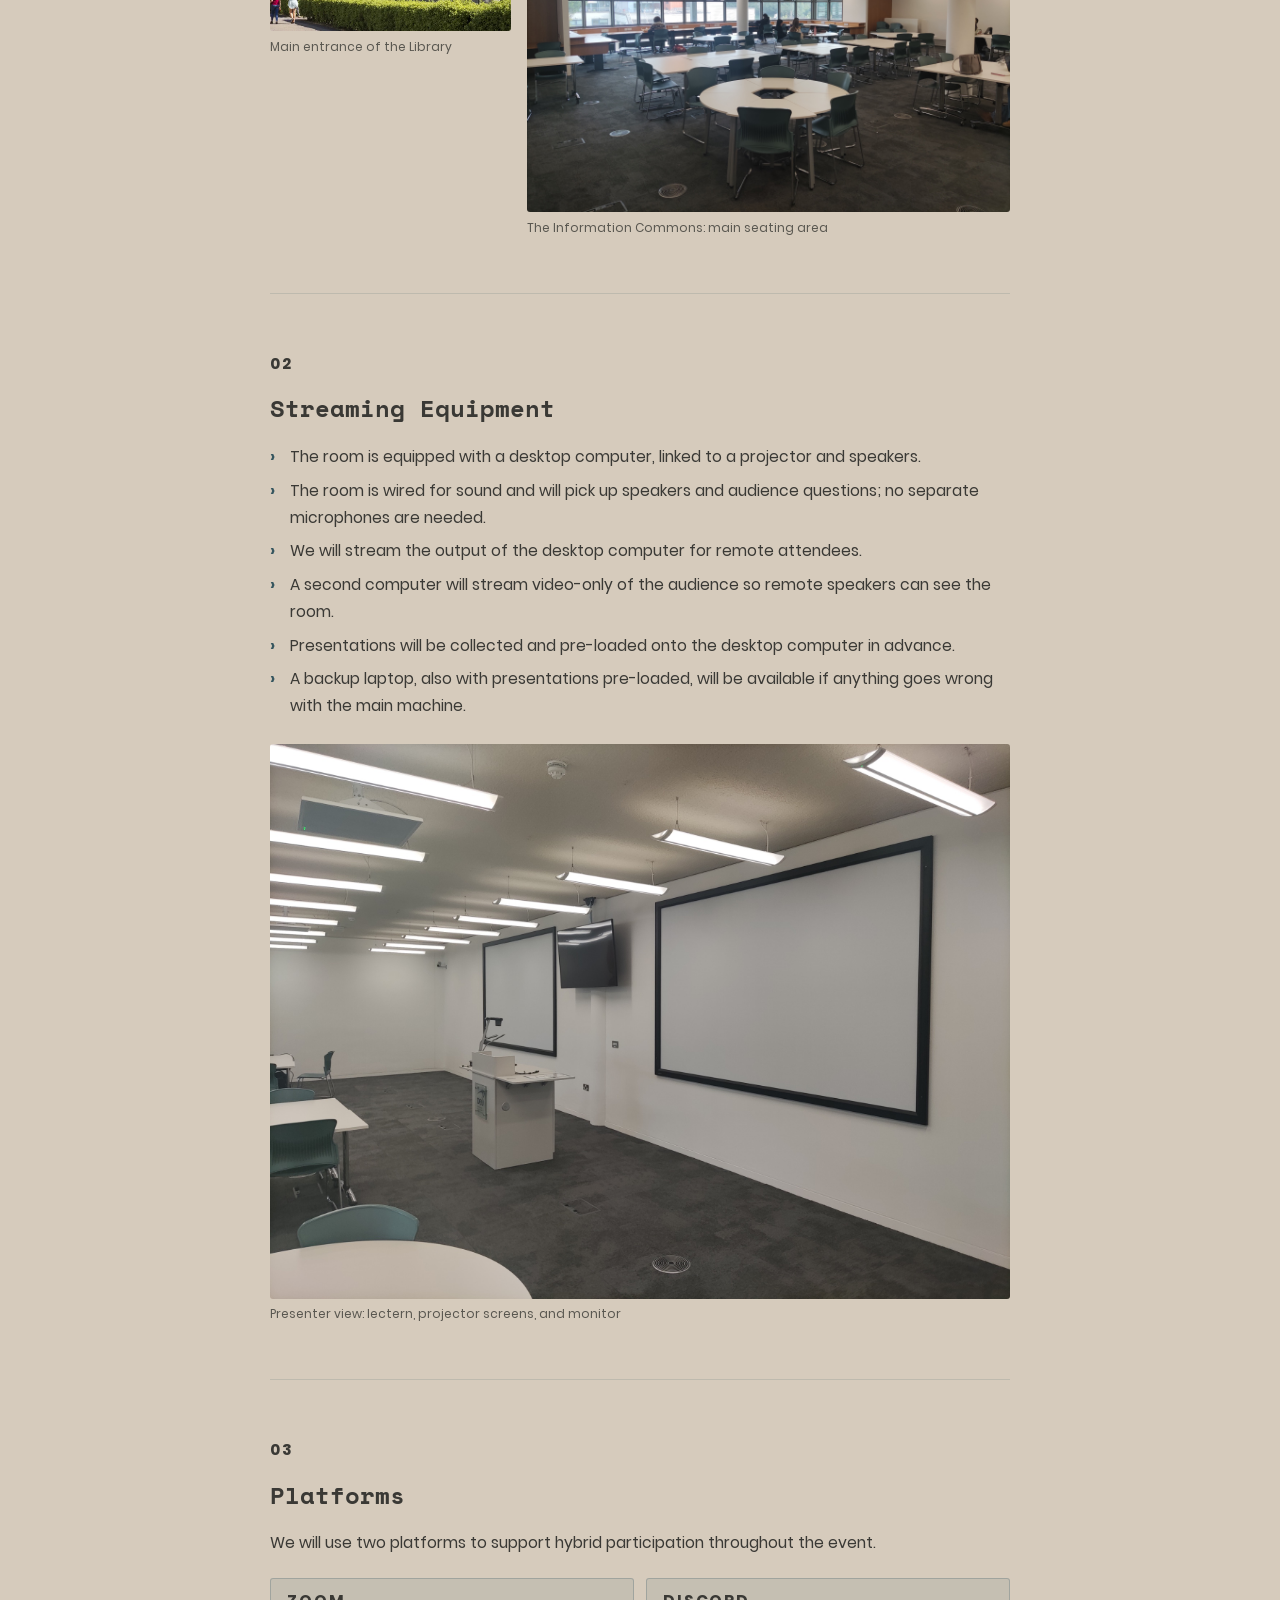
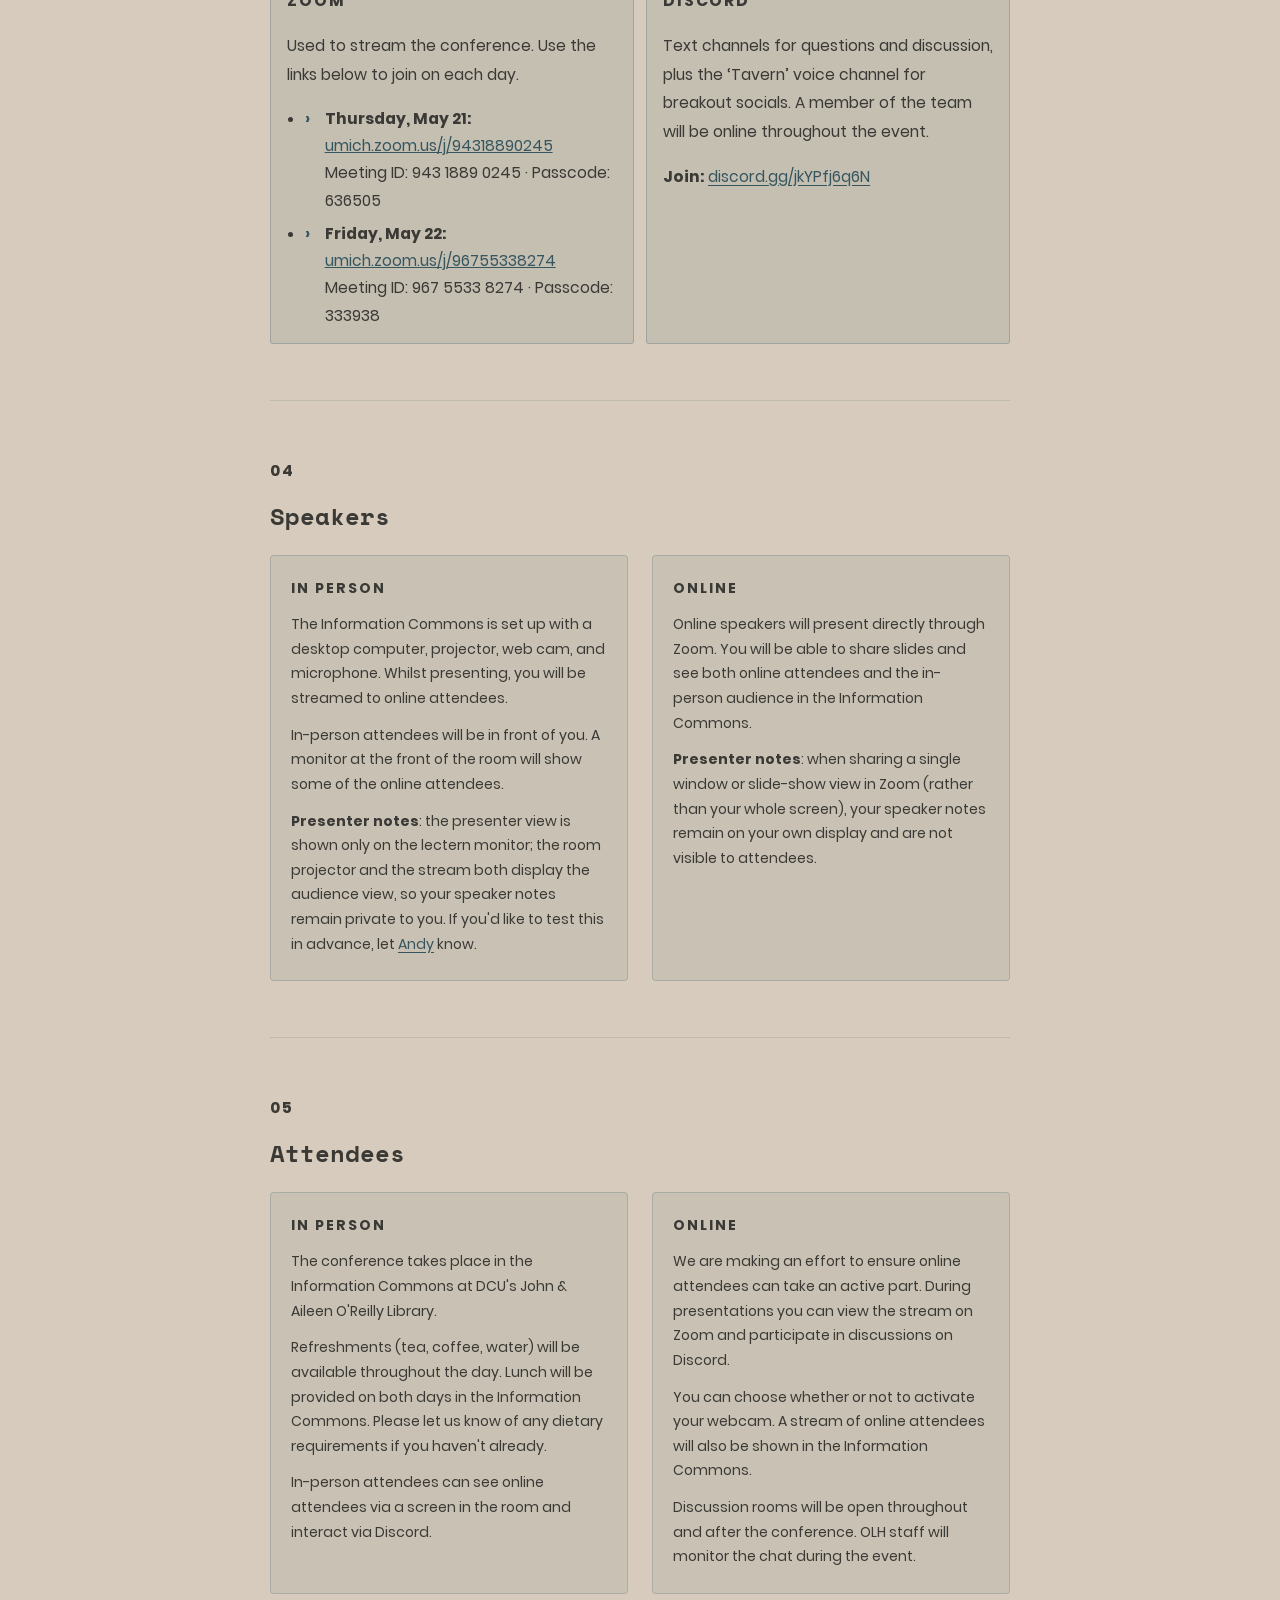
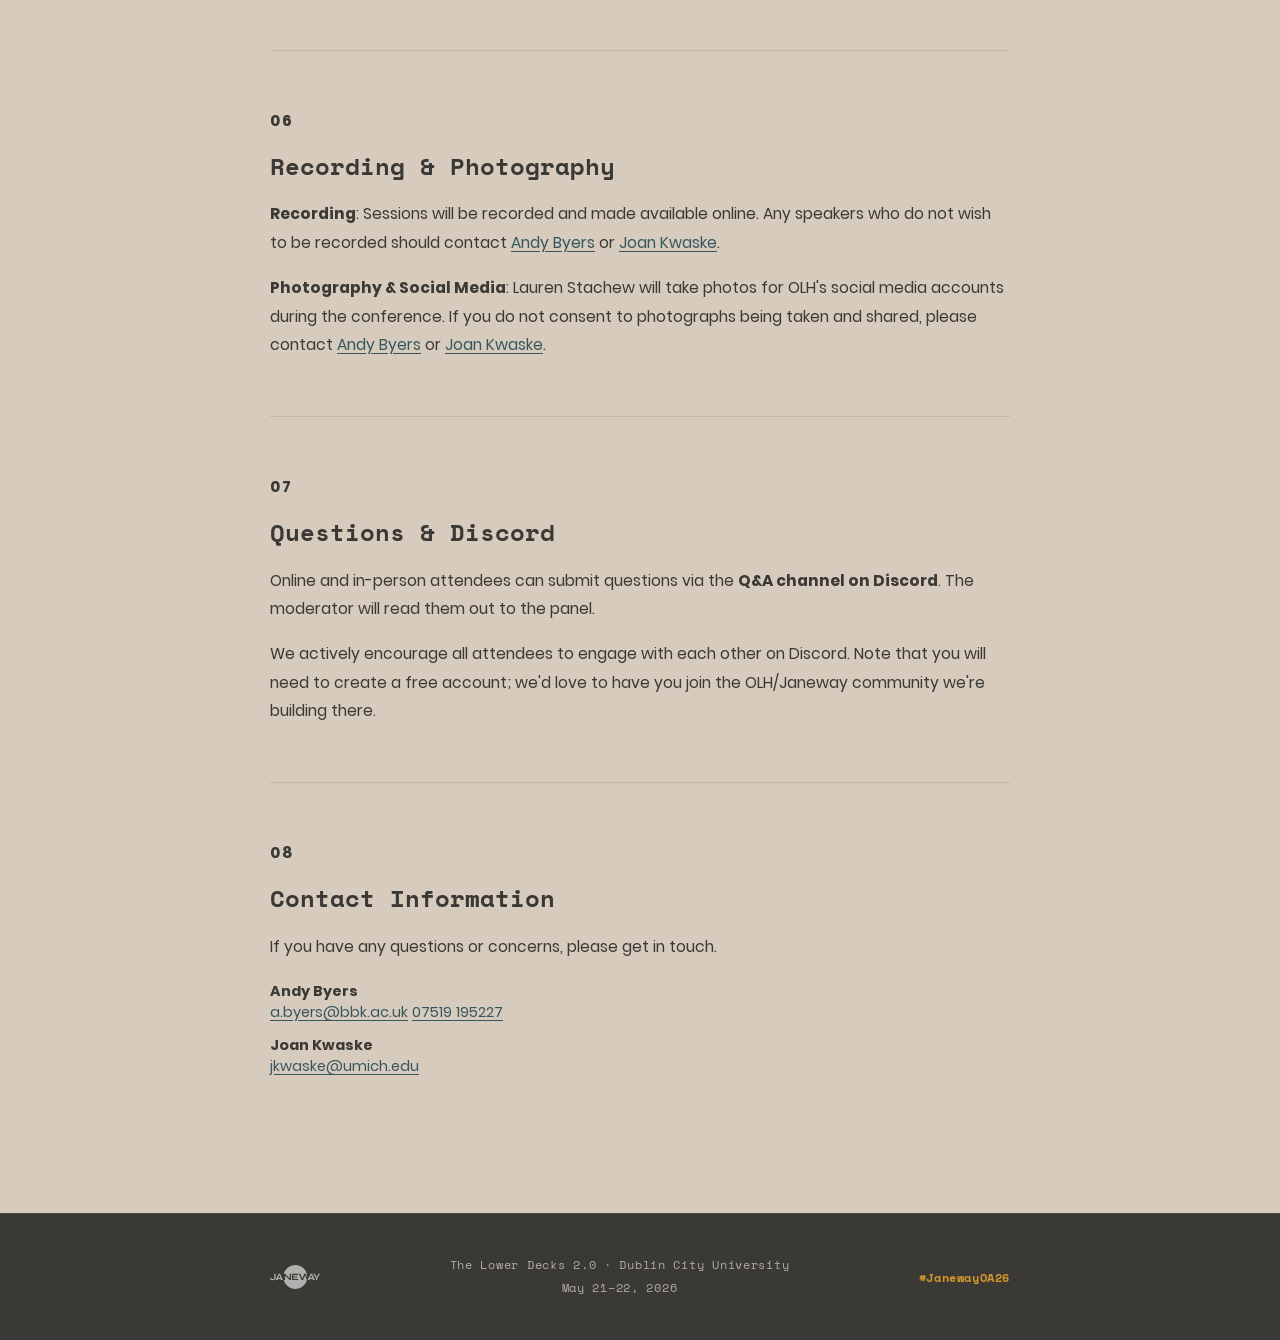
<file: technical-guide.html>
<!DOCTYPE html>
<html lang="en">
<head>
  <meta charset="UTF-8">
  <meta name="viewport" content="width=device-width, initial-scale=1.0">
  <title>Technical Guide: The Lower Decks 2.0</title>
  <meta name="description" content="Technical information for in-person and remote speakers and attendees of The Lower Decks 2.0 Symposium.">
  <link rel="stylesheet" href="static/style.css">
</head>
<body>

<a href="#main" class="skip">Skip to main content</a>

<nav class="site-nav" aria-label="Site">
  <ul class="site-nav-inner">
    <li><a href="index.html">Symposium</a></li>
    <li><a href="in-person-attendees.html">In-Person Attendees</a></li>
    <li><a href="online-attendees.html">Online Attendees</a></li>
    <li><a href="technical-guide.html" aria-current="page">Technical Guide</a></li>
  </ul>
</nav>

<header class="guide-header">
  <div class="guide-header-inner">
    <a href="index.html" class="guide-header-back">← Back to symposium</a>
    <span class="guide-header-title">The Lower Decks 2.0</span>
  </div>
</header>

<div class="guide-hero">
  <div class="guide-hero-inner">
    <p class="section-label guide-section-gold">Technical Guide</p>
    <h1>The Lower Decks 2.0</h1>
    <p class="guide-hero-sub">
      This guide covers the technical setup for the hybrid symposium, including the venue, streaming platforms, and support arrangements for in-person and remote participants.
    </p>
    <p class="guide-hero-contact">
      Questions? Contact <a href="mailto:a.byers@bbk.ac.uk">Andy Byers</a> or <a href="mailto:jkwaske@umich.edu">Joan Kwaske</a>.
    </p>
  </div>
</div>

<nav class="guide-nav" aria-label="Page contents">
  <div class="guide-nav-inner">
    <p class="guide-nav-label">Contents</p>
    <ol>
      <li><a href="#location">Location</a></li>
      <li><a href="#equipment">Streaming Equipment</a></li>
      <li><a href="#platforms">Platforms</a></li>
      <li><a href="#speakers">Speakers</a></li>
      <li><a href="#attendees">Attendees</a></li>
      <li><a href="#recording">Recording &amp; Photos</a></li>
      <li><a href="#questions">Questions &amp; Discord</a></li>
      <li><a href="#contact">Contact</a></li>
    </ol>
  </div>
</nav>

<main id="main" class="guide-body">
  <div class="guide-body-inner">

    <!-- Location -->
    <section id="location" class="guide-section" aria-labelledby="s-location">
      <p class="guide-section-label">01</p>
      <h2 id="s-location">Location</h2>
      <p>
        The conference will take place in the <strong>Information Commons</strong> of the John &amp; Aileen O'Reilly Library on DCU's Glasnevin Campus. Signage will direct attendees to the room, and staff will be available at the front desk to guide you as needed.
      </p>

      <div class="guide-img-single">
        <figure>
          <img src="static/tech-guide-images/image2.jpg" alt="DCU Glasnevin Campus map with the John & Aileen O'Reilly Library circled in red, located on the west side of the campus near the main car park.">
          <figcaption>DCU Glasnevin Campus: Library circled in red</figcaption>
        </figure>
      </div>

      <div class="guide-img-row guide-img-row--asymmetric">
        <figure>
          <img src="static/tech-guide-images/image4.png" alt="The glass-fronted main entrance of the John & Aileen O'Reilly Library on a sunny day.">
          <figcaption>Main entrance of the Library</figcaption>
        </figure>
        <figure>
          <img src="static/tech-guide-images/image3.jpg" alt="The Information Commons: a large open-plan room with round and rectangular tables, teal chairs, and large windows overlooking the campus.">
          <figcaption>The Information Commons: main seating area</figcaption>
        </figure>
      </div>
    </section>

    <!-- Streaming Equipment -->
    <section id="equipment" class="guide-section" aria-labelledby="s-equipment">
      <p class="guide-section-label">02</p>
      <h2 id="s-equipment">Streaming Equipment</h2>
      <ul>
        <li>The room is equipped with a desktop computer, linked to a projector and speakers.</li>
        <li>The room is wired for sound and will pick up speakers and audience questions; no separate microphones are needed.</li>
        <li>We will stream the output of the desktop computer for remote attendees.</li>
        <li>A second computer will stream video-only of the audience so remote speakers can see the room.</li>
        <li>Presentations will be collected and pre-loaded onto the desktop computer in advance.</li>
        <li>A backup laptop, also with presentations pre-loaded, will be available if anything goes wrong with the main machine.</li>
      </ul>

      <div class="guide-img-single">
        <figure>
          <img src="static/tech-guide-images/image1.jpg" alt="Conference room view from the back showing the presenter's lectern, two large projection screens on the front wall, and a wall-mounted monitor.">
          <figcaption>Presenter view: lectern, projector screens, and monitor</figcaption>
        </figure>
      </div>
    </section>

    <!-- Platforms -->
    <section id="platforms" class="guide-section" aria-labelledby="s-platforms">
      <p class="guide-section-label">03</p>
      <h2 id="s-platforms">Platforms</h2>
      <p>We will use two platforms to support hybrid participation throughout the event.</p>
      <div class="guide-platforms">
        <div class="guide-platform">
          <p class="guide-platform-name">Zoom</p>
          <p class="guide-platform-desc">Used to stream the conference. Use the links below to join on each day.</p>
          <ul class="guide-platform-links">
            <li>
              <strong>Thursday, May 21:</strong>
              <a href="https://umich.zoom.us/j/94318890245">umich.zoom.us/j/94318890245</a><br>
              Meeting ID: 943 1889 0245 · Passcode: 636505
            </li>
            <li>
              <strong>Friday, May 22:</strong>
              <a href="https://umich.zoom.us/j/96755338274">umich.zoom.us/j/96755338274</a><br>
              Meeting ID: 967 5533 8274 · Passcode: 333938
            </li>
          </ul>
        </div>
        <div class="guide-platform">
          <p class="guide-platform-name">Discord</p>
          <p class="guide-platform-desc">Text channels for questions and discussion, plus the &lsquo;Tavern&rsquo; voice channel for breakout socials. A member of the team will be online throughout the event.</p>
          <p class="guide-platform-links">
            <strong>Join:</strong> <a href="https://discord.gg/jkYPfj6q6N">discord.gg/jkYPfj6q6N</a>
          </p>
        </div>
      </div>
    </section>

    <!-- Speakers -->
    <section id="speakers" class="guide-section" aria-labelledby="s-speakers">
      <p class="guide-section-label">04</p>
      <h2 id="s-speakers">Speakers</h2>
      <div class="guide-two-col">
        <div class="guide-card">
          <p class="guide-card-title">In Person</p>
          <p>The Information Commons is set up with a desktop computer, projector, web cam, and microphone. Whilst presenting, you will be streamed to online attendees.</p>
          <p>In-person attendees will be in front of you. A monitor at the front of the room will show some of the online attendees.</p>
          <p><strong>Presenter notes</strong>: the presenter view is shown only on the lectern monitor; the room projector and the stream both display the audience view, so your speaker notes remain private to you. If you'd like to test this in advance, let <a href="mailto:a.byers@bbk.ac.uk">Andy</a> know.</p>
        </div>
        <div class="guide-card">
          <p class="guide-card-title">Online</p>
          <p>Online speakers will present directly through Zoom. You will be able to share slides and see both online attendees and the in-person audience in the Information Commons.</p>
          <p><strong>Presenter notes</strong>: when sharing a single window or slide-show view in Zoom (rather than your whole screen), your speaker notes remain on your own display and are not visible to attendees.</p>
        </div>
      </div>
    </section>

    <!-- Attendees -->
    <section id="attendees" class="guide-section" aria-labelledby="s-attendees">
      <p class="guide-section-label">05</p>
      <h2 id="s-attendees">Attendees</h2>
      <div class="guide-two-col">
        <div class="guide-card">
          <p class="guide-card-title">In Person</p>
          <p>The conference takes place in the Information Commons at DCU's John &amp; Aileen O'Reilly Library.</p>
          <p>Refreshments (tea, coffee, water) will be available throughout the day. Lunch will be provided on both days in the Information Commons. Please let us know of any dietary requirements if you haven't already.</p>
          <p>In-person attendees can see online attendees via a screen in the room and interact via Discord.</p>
        </div>
        <div class="guide-card">
          <p class="guide-card-title">Online</p>
          <p>We are making an effort to ensure online attendees can take an active part. During presentations you can view the stream on Zoom and participate in discussions on Discord.</p>
          <p>You can choose whether or not to activate your webcam. A stream of online attendees will also be shown in the Information Commons.</p>
          <p>Discussion rooms will be open throughout and after the conference. OLH staff will monitor the chat during the event.</p>
        </div>
      </div>
    </section>

    <!-- Recording & Photography -->
    <section id="recording" class="guide-section" aria-labelledby="s-recording">
      <p class="guide-section-label">06</p>
      <h2 id="s-recording">Recording &amp; Photography</h2>
      <p><strong>Recording</strong>: Sessions will be recorded and made available online. Any speakers who do not wish to be recorded should contact <a href="mailto:a.byers@bbk.ac.uk">Andy Byers</a> or <a href="mailto:jkwaske@umich.edu">Joan Kwaske</a>.</p>
      <p><strong>Photography &amp; Social Media</strong>: Lauren Stachew will take photos for OLH's social media accounts during the conference. If you do not consent to photographs being taken and shared, please contact <a href="mailto:a.byers@bbk.ac.uk">Andy Byers</a> or <a href="mailto:jkwaske@umich.edu">Joan Kwaske</a>.</p>
    </section>

    <!-- Questions & Discord -->
    <section id="questions" class="guide-section" aria-labelledby="s-questions">
      <p class="guide-section-label">07</p>
      <h2 id="s-questions">Questions &amp; Discord</h2>
      <p>Online and in-person attendees can submit questions via the <strong>Q&amp;A channel on Discord</strong>. The moderator will read them out to the panel.</p>
      <p>We actively encourage all attendees to engage with each other on Discord. Note that you will need to create a free account; we'd love to have you join the OLH/Janeway community we're building there.</p>
    </section>

    <!-- Contact -->
    <section id="contact" class="guide-section" aria-labelledby="s-contact">
      <p class="guide-section-label">08</p>
      <h2 id="s-contact">Contact Information</h2>
      <p>If you have any questions or concerns, please get in touch.</p>
      <div class="guide-contacts">
        <div class="guide-contact-item">
          <strong>Andy Byers</strong>
          <a href="mailto:a.byers@bbk.ac.uk">a.byers@bbk.ac.uk</a>
          <a href="tel:+447519195227">07519 195227</a>
        </div>
        <div class="guide-contact-item">
          <strong>Joan Kwaske</strong>
          <a href="mailto:jkwaske@umich.edu">jkwaske@umich.edu</a>
        </div>
      </div>
    </section>

  </div>
</main>

<footer class="footer">
  <div class="footer-inner">
    <img src="static/Janeway_RGB Logo - White.svg" alt="Janeway">
    <div class="footer-info">
      The Lower Decks 2.0 · Dublin City University<br>May 21–22, 2026
    </div>
    <div class="footer-tag">#JanewayOA26</div>
  </div>
</footer>

</body>
</html>
</file>
<file: static/style.css>
@font-face {
  font-family: 'Space Mono';
  src: url('space-mono-regular.ttf') format('truetype');
  font-weight: 400; font-display: swap;
}
@font-face {
  font-family: 'Space Mono';
  src: url('space-mono-bold.ttf') format('truetype');
  font-weight: 700; font-display: swap;
}
@font-face {
  font-family: 'Poppins';
  src: url('poppins-regular.ttf') format('truetype');
  font-weight: 400; font-display: swap;
}
@font-face {
  font-family: 'Poppins';
  src: url('poppins-bold.ttf') format('truetype');
  font-weight: 700; font-display: swap;
}

:root {
  --dark:    #3a3935;
  --sand:    #d6cbbc;
  --teal:    #36565f;
  --teal-md: #4a7380;
  --gold:    #d4972a;
  --white:   #f0ead8;
  --muted:   rgba(240,234,216,.65);
  --col:     740px;
}

*, *::before, *::after { box-sizing: border-box; margin: 0; padding: 0; }
html { scroll-behavior: smooth; }
@media (prefers-reduced-motion: reduce) { html { scroll-behavior: auto; } }

body {
  font-family: 'Space Mono', 'Courier New', monospace;
  background: var(--dark);
  color: var(--white);
}

.skip {
  position: absolute; top: -100%; left: 1rem; z-index: 999;
  padding: .5rem 1rem; background: var(--gold); color: var(--dark);
  font-size: .8rem; font-weight: 700; text-decoration: none;
  border-radius: 0 0 4px 4px;
}
.skip:focus { top: 0; }
:focus-visible { outline: 3px solid var(--gold); outline-offset: 3px; }


.site-nav {
  background: var(--dark);
  border-bottom: 1px solid rgba(240,234,216,.08);
  position: sticky;
  top: 0;
  z-index: 20;
}
.site-nav-inner {
  max-width: var(--col);
  margin: 0 auto;
  list-style: none;
  display: flex;
  flex-wrap: wrap;
  gap: 1.5rem;
  padding: 1rem 1.5rem;
}
.site-nav-inner a {
  font-size: .78rem;
  font-weight: 700;
  letter-spacing: .06em;
  text-transform: uppercase;
  color: var(--muted);
  text-decoration: none;
}
.site-nav-inner a:hover,
.site-nav-inner a:focus { color: var(--gold); }
.site-nav-inner a[aria-current="page"] {
  color: var(--white);
  border-bottom: 2px solid var(--gold);
  padding-bottom: 2px;
}


.hero {
  background: var(--dark);
  padding: 4rem 1.5rem 5rem;
  position: relative;
  overflow: hidden;
  min-height: 100svh;
  display: flex;
  flex-direction: column;
  justify-content: flex-end;
}

.hero-bg {
  position: absolute;
  inset: 0;
  pointer-events: none;
  overflow: hidden;
}
.hero-bg img.road {
  position: absolute;
  top: 0; left: 50%;
  transform: translateX(-10%);
  height: 100%; width: auto;
}
.hero-bg .c1 {
  position: absolute; border-radius: 50%;
  width: 120px; height: 120px;
  background: var(--teal-md);
  top: 8%; left: 22%;
}
.hero-bg .c2 {
  position: absolute; border-radius: 50%;
  width: 190px; height: 190px;
  background: var(--teal);
  bottom: 12%; right: 18%;
}

.hero-content {
  position: relative;
  z-index: 2;
  max-width: var(--col);
}

.hero-logos {
  display: flex;
  align-items: center;
  gap: 1.5rem;
  margin-bottom: 3rem;
}
.hero-logos img { height: 30px; }
.hero-logos-sep { width: 1px; height: 24px; background: rgba(240,234,216,.25); }
.hero-olh-logo { height: 28px; opacity: .85; }

h1 {
  font-size: clamp(2rem, 6vw, 3.75rem);
  font-weight: 700;
  line-height: 1.1;
  color: var(--white);
  margin-bottom: .75rem;
}

.hero-sub {
  font-size: clamp(.85rem, 2vw, 1.1rem);
  color: var(--muted);
  line-height: 1.7;
  margin-bottom: 2rem;
}

.hero-date {
  display: inline-block;
  font-size: .78rem;
  font-weight: 700;
  letter-spacing: .06em;
  color: var(--gold);
  border-top: 2px solid var(--gold);
  padding-top: .5rem;
}

.scroll-down {
  position: absolute;
  bottom: 2rem;
  left: 50%;
  transform: translateX(-50%);
  color: var(--muted);
  text-decoration: none;
  animation: bounce 2s ease-in-out infinite;
  z-index: 2;
}
.scroll-down:hover { color: var(--white); }

@keyframes bounce {
  0%, 100% { transform: translateX(-50%) translateY(0); }
  50%       { transform: translateX(-50%) translateY(6px); }
}

@media (prefers-reduced-motion: reduce) {
  .scroll-down { animation: none; }
}

.about {
  background: var(--sand);
  padding: 5rem 1.5rem;
}

.about-inner {
  max-width: var(--col);
  margin: 0 auto;
}

.section-label {
  font-size: .75rem;
  font-weight: 700;
  letter-spacing: .16em;
  text-transform: uppercase;
  color: var(--teal);
  margin-bottom: 1.5rem;
}

.about-lede {
  font-size: clamp(1.35rem, 3vw, 2rem);
  color: var(--dark);
  line-height: 1.35;
  margin-bottom: 2.5rem;
  border-bottom: 1px solid rgba(54,86,95,.25);
  padding-bottom: 2.5rem;
}

.about-body {
  font-family: 'Poppins', sans-serif;
  font-size: clamp(.9rem, 1.5vw, 1rem);
  color: var(--dark);
  line-height: 1.85;
}
.about-body p + p { margin-top: 1.25rem; }

.about-meta {
  display: grid;
  grid-template-columns: repeat(auto-fit, minmax(160px, 1fr));
  gap: .75rem 2rem;
  margin-bottom: 2.5rem;
  padding-bottom: 2.5rem;
  border-bottom: 1px solid rgba(54,86,95,.2);
}
.about-meta-item dt {
  font-size: .75rem;
  font-weight: 700;
  letter-spacing: .12em;
  text-transform: uppercase;
  color: var(--teal);
  margin-bottom: .2rem;
}
.about-meta-item dd {
  font-family: 'Poppins', sans-serif;
  font-size: .9rem;
  color: var(--dark);
}
.about-meta-item dd a {
  color: var(--teal);
  text-decoration: underline;
  text-underline-offset: 3px;
}
.about-meta-item dd a:hover { color: var(--dark); }

.about-organisers {
  margin-top: 2.5rem;
  padding-top: 2.5rem;
  border-top: 1px solid rgba(54,86,95,.2);
}
.about-organisers-label {
  font-size: .75rem;
  font-weight: 700;
  letter-spacing: .12em;
  text-transform: uppercase;
  color: var(--teal);
  margin-bottom: .75rem;
}
.about-organisers ul {
  list-style: none;
  display: flex;
  flex-wrap: wrap;
  gap: .4rem 2.5rem;
}
.about-organisers li {
  font-family: 'Poppins', sans-serif;
  font-size: .9rem;
  color: var(--dark);
}

.about-sponsor {
  margin-top: 1.5rem;
}
.about-sponsor-label {
  font-size: .75rem;
  font-weight: 700;
  letter-spacing: .12em;
  text-transform: uppercase;
  color: var(--teal);
  margin-bottom: .4rem;
}
.about-sponsor p {
  font-family: 'Poppins', sans-serif;
  font-size: .9rem;
  color: var(--dark);
}
.about-sponsor a {
  color: var(--teal);
  text-decoration: underline;
  text-underline-offset: 3px;
}
.about-sponsor a:hover { color: var(--dark); }

.about-register {
  margin-top: 2.5rem;
  padding-top: 2.5rem;
  border-top: 1px solid rgba(54,86,95,.2);
}
.about-register-label {
  font-size: .75rem;
  font-weight: 700;
  letter-spacing: .12em;
  text-transform: uppercase;
  color: var(--teal);
  margin-bottom: .75rem;
}
.about-register ul {
  list-style: none;
  display: flex;
  flex-direction: column;
  gap: .6rem;
}
.about-register li {
  font-family: 'Poppins', sans-serif;
  font-size: .9rem;
  color: var(--dark);
}
.about-register li span {
  display: block;
  font-size: .82rem;
  opacity: .8;
  margin-top: .1rem;
}
.about-register a {
  color: var(--teal);
  text-decoration: underline;
  text-underline-offset: 3px;
}
.about-register a:hover { color: var(--dark); }

.about-keynote {
  margin-top: 2.5rem;
  padding-top: 2.5rem;
  border-top: 1px solid rgba(54,86,95,.2);
}
.about-keynote-label {
  font-size: .75rem;
  font-weight: 700;
  letter-spacing: .12em;
  text-transform: uppercase;
  color: var(--teal);
  margin-bottom: .75rem;
}
.about-keynote-name {
  font-family: 'Poppins', sans-serif;
  font-size: .9rem;
  font-weight: 700;
  color: var(--dark);
  margin-bottom: .2rem;
}
.about-keynote-role {
  font-family: 'Poppins', sans-serif;
  font-size: .9rem;
  color: var(--dark);
}


.programme {
  background: var(--dark);
  padding: 5rem 1.5rem 6rem;
}

.programme-inner {
  max-width: var(--col);
  margin: 0 auto;
}

.programme-inner > .section-label { color: var(--gold); margin-bottom: 1.5rem; }

h2 {
  font-size: clamp(1.5rem, 4vw, 2.5rem);
  font-weight: 700;
  color: var(--white);
  line-height: 1.2;
  margin-bottom: 3.5rem;
}

.day + .day {
  margin-top: 4rem;
  padding-top: 4rem;
  border-top: 1px solid rgba(240,234,216,.1);
}

h3 {
  font-size: clamp(.95rem, 2vw, 1.15rem);
  font-weight: 700;
  color: var(--white);
  margin-bottom: .2rem;
}

.day-theme {
  font-size: .78rem;
  color: var(--gold);
  letter-spacing: .06em;
  margin-bottom: 2rem;
}

.sched-scroll { overflow-x: auto; -webkit-overflow-scrolling: touch; }

.sched {
  width: 100%;
  border-collapse: collapse;
  min-width: 480px;
}

.sched thead th {
  font-size: .75rem;
  font-weight: 700;
  letter-spacing: .12em;
  text-transform: uppercase;
  color: var(--muted);
  text-align: left;
  padding: .4rem .75rem;
  border-bottom: 1px solid rgba(240,234,216,.1);
}

.sched col.c-time    { width: 120px; }
.sched col.c-speaker { width: 200px; }

.sched td {
  padding: .8rem .75rem;
  font-size: .82rem;
  border-bottom: 1px solid rgba(240,234,216,.06);
  vertical-align: top;
  line-height: 1.5;
}
.sched tr:last-child td { border-bottom: none; }

.sched tr.session-hdr th {
  padding: .35rem .75rem;
  font-size: .75rem;
  font-weight: 700;
  letter-spacing: .1em;
  text-transform: uppercase;
  text-align: left;
  color: var(--gold);
  border-top: 1px solid rgba(212,151,42,.3);
  border-bottom: none;
}

.sched tr.gap td {
  background: rgba(240,234,216,.03);
  color: var(--muted);
  font-style: italic;
  font-size: .78rem;
}

td.t {
  font-size: .78rem;
  font-weight: 700;
  color: var(--gold);
  white-space: nowrap;
}

td.ev {
  color: var(--white);
  font-weight: 700;
}

td.sp {
  color: var(--muted);
  font-size: .75rem;
}

@media (max-width: 560px) {
  .sched col.c-speaker,
  .sched thead th:last-child,
  .sched td.sp { display: none; }
}

.footer {
  background: var(--dark);
  border-top: 1px solid rgba(240,234,216,.08);
  padding: 2.5rem 1.5rem;
}
.footer-inner {
  max-width: var(--col);
  margin: 0 auto;
  display: flex;
  align-items: center;
  justify-content: space-between;
  flex-wrap: wrap;
  gap: 1rem;
}
.footer-inner img { height: 24px; opacity: .6; }
.footer-info {
  font-size: .75rem;
  letter-spacing: .06em;
  color: var(--muted);
  line-height: 1.9;
  text-align: center;
}
.footer-tag {
  font-size: .75rem;
  font-weight: 700;
  color: var(--gold);
  letter-spacing: .05em;
}
.footer-guide {
  font-size: .75rem;
  font-weight: 700;
  color: var(--muted);
  text-decoration: underline;
  text-underline-offset: 3px;
  letter-spacing: .04em;
}
.footer-guide:hover { color: var(--white); }

/* ─── Technical Guide ─────────────────────────────────────── */

.guide-header {
  background: var(--dark);
  padding: 1.5rem;
  border-bottom: 1px solid rgba(240,234,216,.08);
}
.guide-header-inner {
  max-width: var(--col);
  margin: 0 auto;
  display: flex;
  align-items: center;
  justify-content: space-between;
  gap: 1rem;
}
.guide-header-back {
  font-size: .78rem;
  font-weight: 700;
  letter-spacing: .06em;
  color: var(--gold);
  text-decoration: none;
}
.guide-header-back:hover { color: var(--white); }
.guide-header-title {
  font-size: .78rem;
  color: var(--muted);
  letter-spacing: .05em;
}

.guide-hero {
  background: var(--dark);
  padding: 4rem 1.5rem 3rem;
  border-bottom: 1px solid rgba(240,234,216,.08);
}
.guide-hero-inner {
  max-width: var(--col);
  margin: 0 auto;
}
.guide-hero h1 {
  font-size: clamp(1.5rem, 4vw, 2.5rem);
  margin-bottom: .75rem;
}
.guide-hero-sub {
  font-family: 'Poppins', sans-serif;
  font-size: clamp(.9rem, 1.5vw, 1rem);
  color: var(--muted);
  line-height: 1.8;
  max-width: 560px;
}
.guide-hero-contact {
  margin-top: 1.5rem;
  padding-top: 1.5rem;
  border-top: 1px solid rgba(240,234,216,.1);
  font-size: .8rem;
  color: var(--muted);
}
.guide-hero-contact a {
  color: var(--gold);
  text-decoration: underline;
  text-underline-offset: 3px;
}
.guide-hero-contact a:hover { color: var(--white); }

.guide-nav {
  background: var(--teal);
  padding: 2rem 1.5rem;
}
.guide-nav-inner {
  max-width: var(--col);
  margin: 0 auto;
}
.guide-nav-label {
  font-size: .72rem;
  font-weight: 700;
  letter-spacing: .16em;
  text-transform: uppercase;
  color: rgba(240,234,216,.9);
  margin-bottom: .75rem;
}
.guide-nav ol {
  list-style: none;
  display: flex;
  flex-wrap: wrap;
  gap: .3rem 2rem;
  counter-reset: nav-counter;
}
.guide-nav li { counter-increment: nav-counter; }
.guide-nav li a {
  font-size: .82rem;
  color: var(--white);
  text-decoration: none;
  display: flex;
  align-items: baseline;
  gap: .4rem;
}
.guide-nav li a::before {
  content: counter(nav-counter, decimal-leading-zero);
  font-size: .68rem;
  color: rgba(240,234,216,.5);
  font-weight: 700;
}
.guide-nav li a:hover { color: var(--gold); }

.guide-body {
  background: var(--sand);
  padding: 0 1.5rem 5rem;
}
.guide-body-inner {
  max-width: var(--col);
  margin: 0 auto;
}

.guide-section {
  padding-top: 3.5rem;
  padding-bottom: 3.5rem;
  border-bottom: 1px solid rgba(54,86,95,.15);
}
.guide-section:last-child { border-bottom: none; }

.guide-section-label {
  font-size: .72rem;
  font-weight: 700;
  letter-spacing: .16em;
  text-transform: uppercase;
  color: var(--teal);
  margin-bottom: 1rem;
}
.guide-section h2 {
  font-size: clamp(1.15rem, 2.5vw, 1.5rem);
  color: var(--dark);
  margin-bottom: 1.25rem;
}
.guide-section p {
  font-family: 'Poppins', sans-serif;
  font-size: clamp(.88rem, 1.4vw, .97rem);
  color: var(--dark);
  line-height: 1.85;
}
.guide-section p + p { margin-top: 1rem; }
.guide-section ul {
  list-style: none;
  margin-top: 1rem;
}
.guide-section ul li {
  font-family: 'Poppins', sans-serif;
  font-size: clamp(.88rem, 1.4vw, .97rem);
  color: var(--dark);
  line-height: 1.75;
  padding-left: 1.25rem;
  position: relative;
  margin-bottom: .4rem;
}
.guide-section ul li::before {
  content: '›';
  position: absolute;
  left: 0;
  color: var(--teal);
  font-weight: 700;
}

.guide-two-col {
  display: grid;
  grid-template-columns: 1fr 1fr;
  gap: 1.5rem;
  margin-top: 1.5rem;
}
@media (max-width: 560px) {
  .guide-two-col { grid-template-columns: 1fr; }
}
.guide-card {
  background: rgba(54,86,95,.08);
  border: 1px solid rgba(54,86,95,.2);
  border-radius: 4px;
  padding: 1.25rem 1.25rem 1.5rem;
}
.guide-card-title {
  font-size: .72rem;
  font-weight: 700;
  letter-spacing: .14em;
  text-transform: uppercase;
  color: var(--teal);
  margin-bottom: .75rem;
}
.guide-card p {
  font-size: .88rem;
  line-height: 1.75;
}

.guide-img-row {
  display: grid;
  grid-template-columns: 1fr 1fr;
  gap: 1rem;
  margin-top: 1.5rem;
}
@media (max-width: 480px) {
  .guide-img-row { grid-template-columns: 1fr; }
}
.guide-img-single { margin-top: 1.5rem; }
.guide-img-row figure,
.guide-img-single figure { margin: 0; }
.guide-img-row img,
.guide-img-single img {
  width: 100%;
  height: auto;
  display: block;
  border-radius: 3px;
}
.guide-img-row figcaption,
.guide-img-single figcaption {
  font-family: 'Poppins', sans-serif;
  font-size: .75rem;
  color: rgba(58,57,53,.8);
  margin-top: .4rem;
  line-height: 1.5;
}

.guide-img-row--asymmetric {
  grid-template-columns: 1fr 2fr;
  margin-top: 1rem;
}

.guide-card p + p { margin-top: .75rem; }

.guide-section p a {
  color: var(--teal);
  text-decoration: underline;
  text-underline-offset: 3px;
}
.guide-section p a:hover { color: var(--dark); }

.guide-rota {
  margin-top: 2rem;
  border: 1px solid rgba(54,86,95,.2);
  border-radius: 4px;
  overflow: hidden;
}
.guide-rota-day {
  background: rgba(54,86,95,.08);
  padding: .6rem 1rem;
  font-size: .72rem;
  font-weight: 700;
  letter-spacing: .12em;
  text-transform: uppercase;
  color: var(--teal);
}
.guide-rota-row {
  display: flex;
  justify-content: space-between;
  align-items: center;
  padding: .55rem 1rem;
  border-top: 1px solid rgba(54,86,95,.1);
  gap: 1rem;
}
.guide-rota-time {
  font-size: .8rem;
  font-weight: 700;
  color: var(--dark);
  white-space: nowrap;
  min-width: 130px;
}
.guide-rota-name {
  font-family: 'Poppins', sans-serif;
  font-size: .88rem;
  color: var(--dark);
}

.guide-contacts {
  margin-top: 1.25rem;
  display: flex;
  flex-direction: column;
  gap: .75rem;
}
.guide-contact-item {
  font-family: 'Poppins', sans-serif;
  font-size: .9rem;
  color: var(--dark);
}
.guide-contact-item strong { display: block; }
.guide-contact-item a {
  color: var(--teal);
  text-decoration: underline;
  text-underline-offset: 3px;
}
.guide-contact-item a:hover { color: var(--dark); }

.guide-platforms {
  display: flex;
  flex-wrap: wrap;
  gap: .75rem;
  margin-top: 1.25rem;
}
.guide-platform {
  flex: 1 1 220px;
  background: rgba(54,86,95,.1);
  border: 1px solid rgba(54,86,95,.25);
  border-radius: 3px;
  padding: .5rem 1rem;
}
.guide-platform-name {
  font-size: .72rem;
  font-weight: 700;
  letter-spacing: .12em;
  text-transform: uppercase;
  color: var(--teal);
  margin-bottom: .2rem;
}
.guide-platform-desc {
  font-family: 'Poppins', sans-serif;
  font-size: .84rem;
  color: var(--dark);
  line-height: 1.5;
}
.guide-platform-links {
  font-family: 'Poppins', sans-serif;
  font-size: .82rem;
  color: var(--dark);
  line-height: 1.5;
  margin-top: .6rem;
  padding-left: 1.1rem;
}
ul.guide-platform-links { list-style: disc; }
ul.guide-platform-links li + li { margin-top: .35rem; }
p.guide-platform-links { padding-left: 0; }
.guide-platform-links a { color: var(--teal); text-decoration: underline; }
.guide-platform-links a:hover { color: var(--dark); }

.guide-section-gold { color: var(--gold); }
</file>
